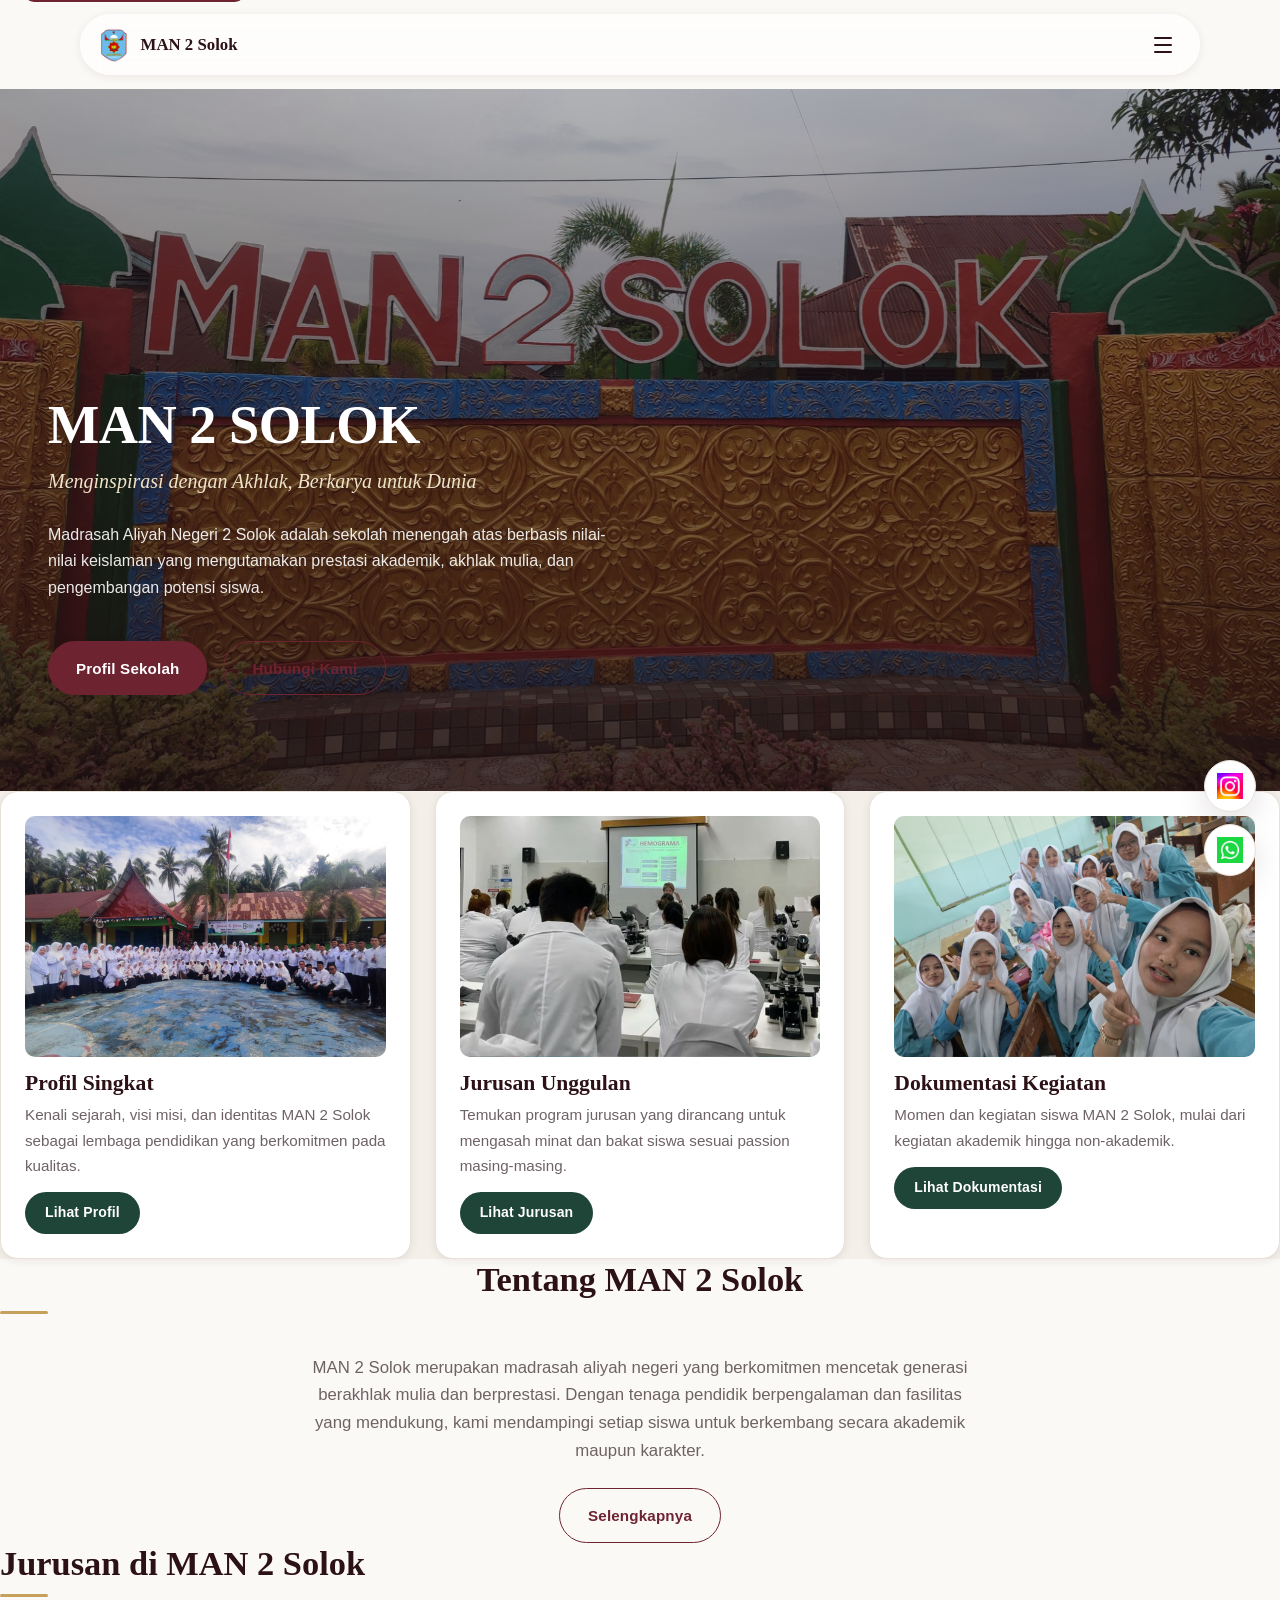
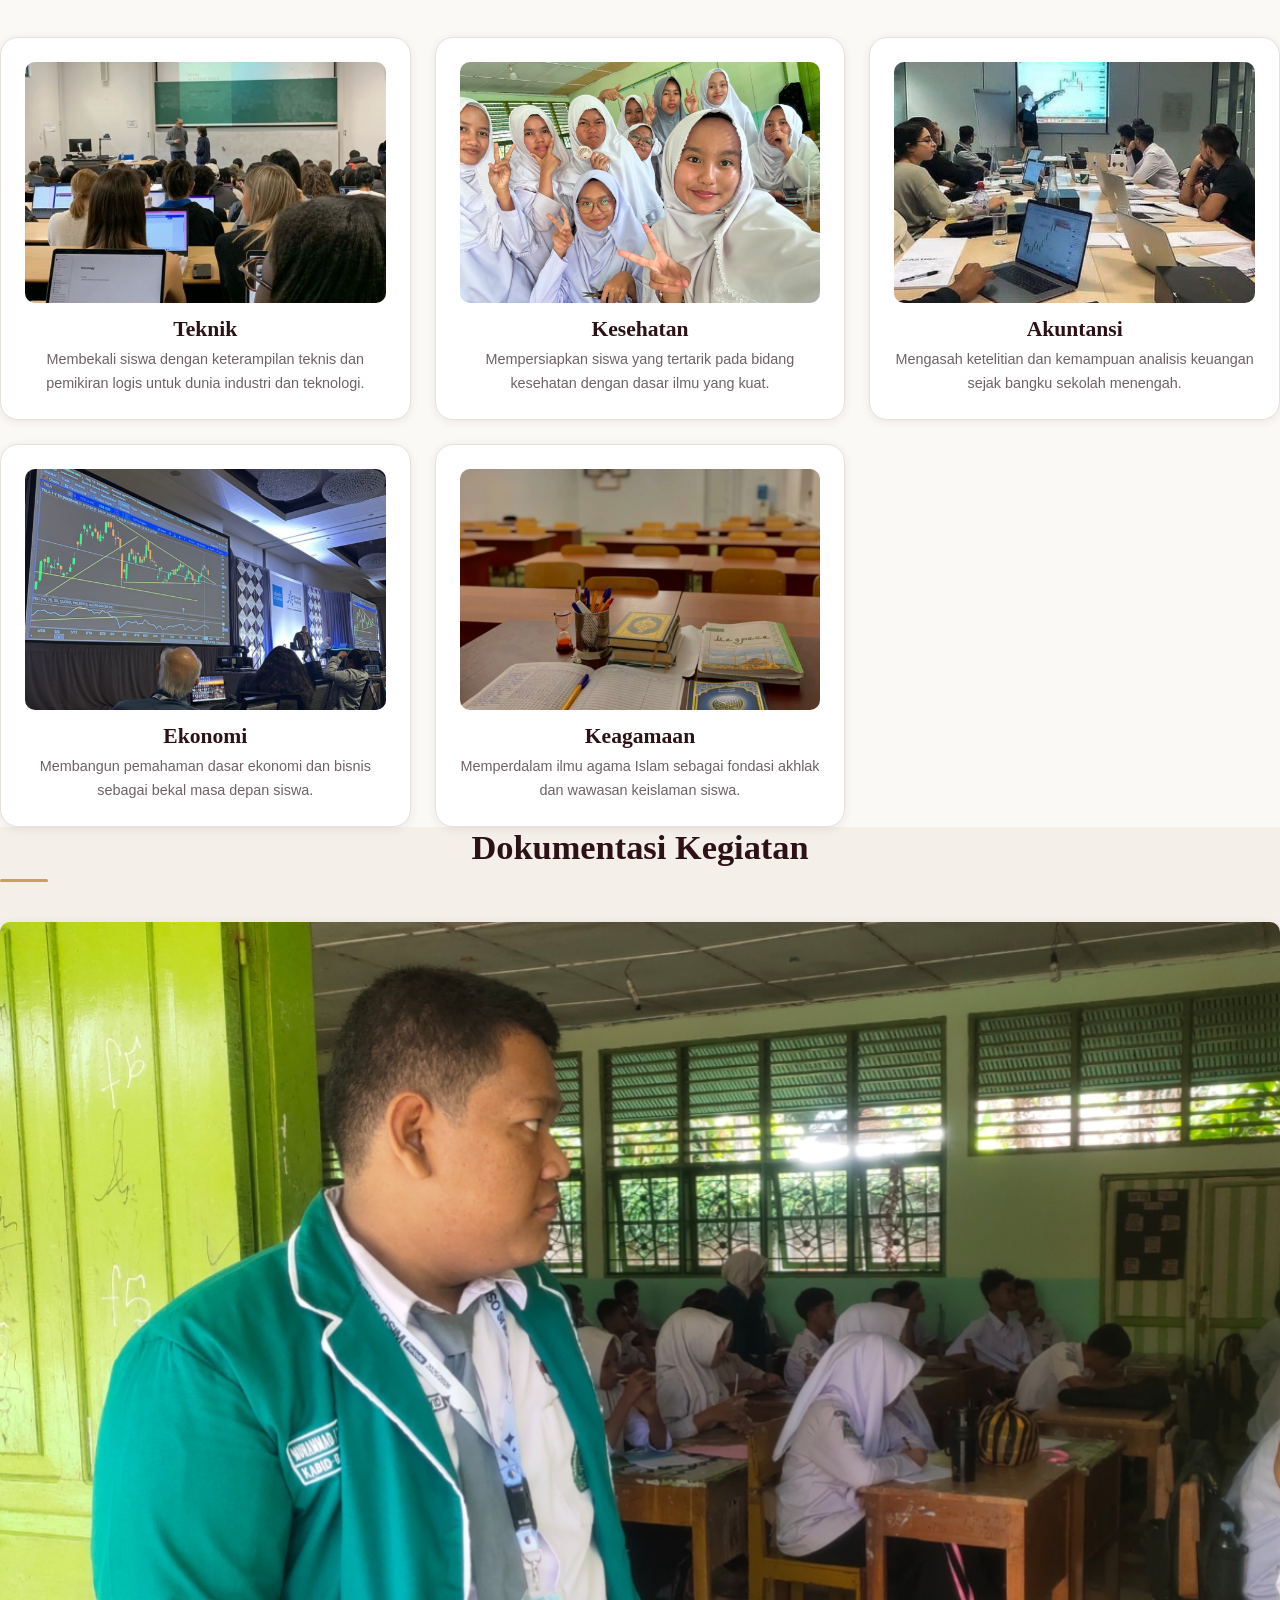
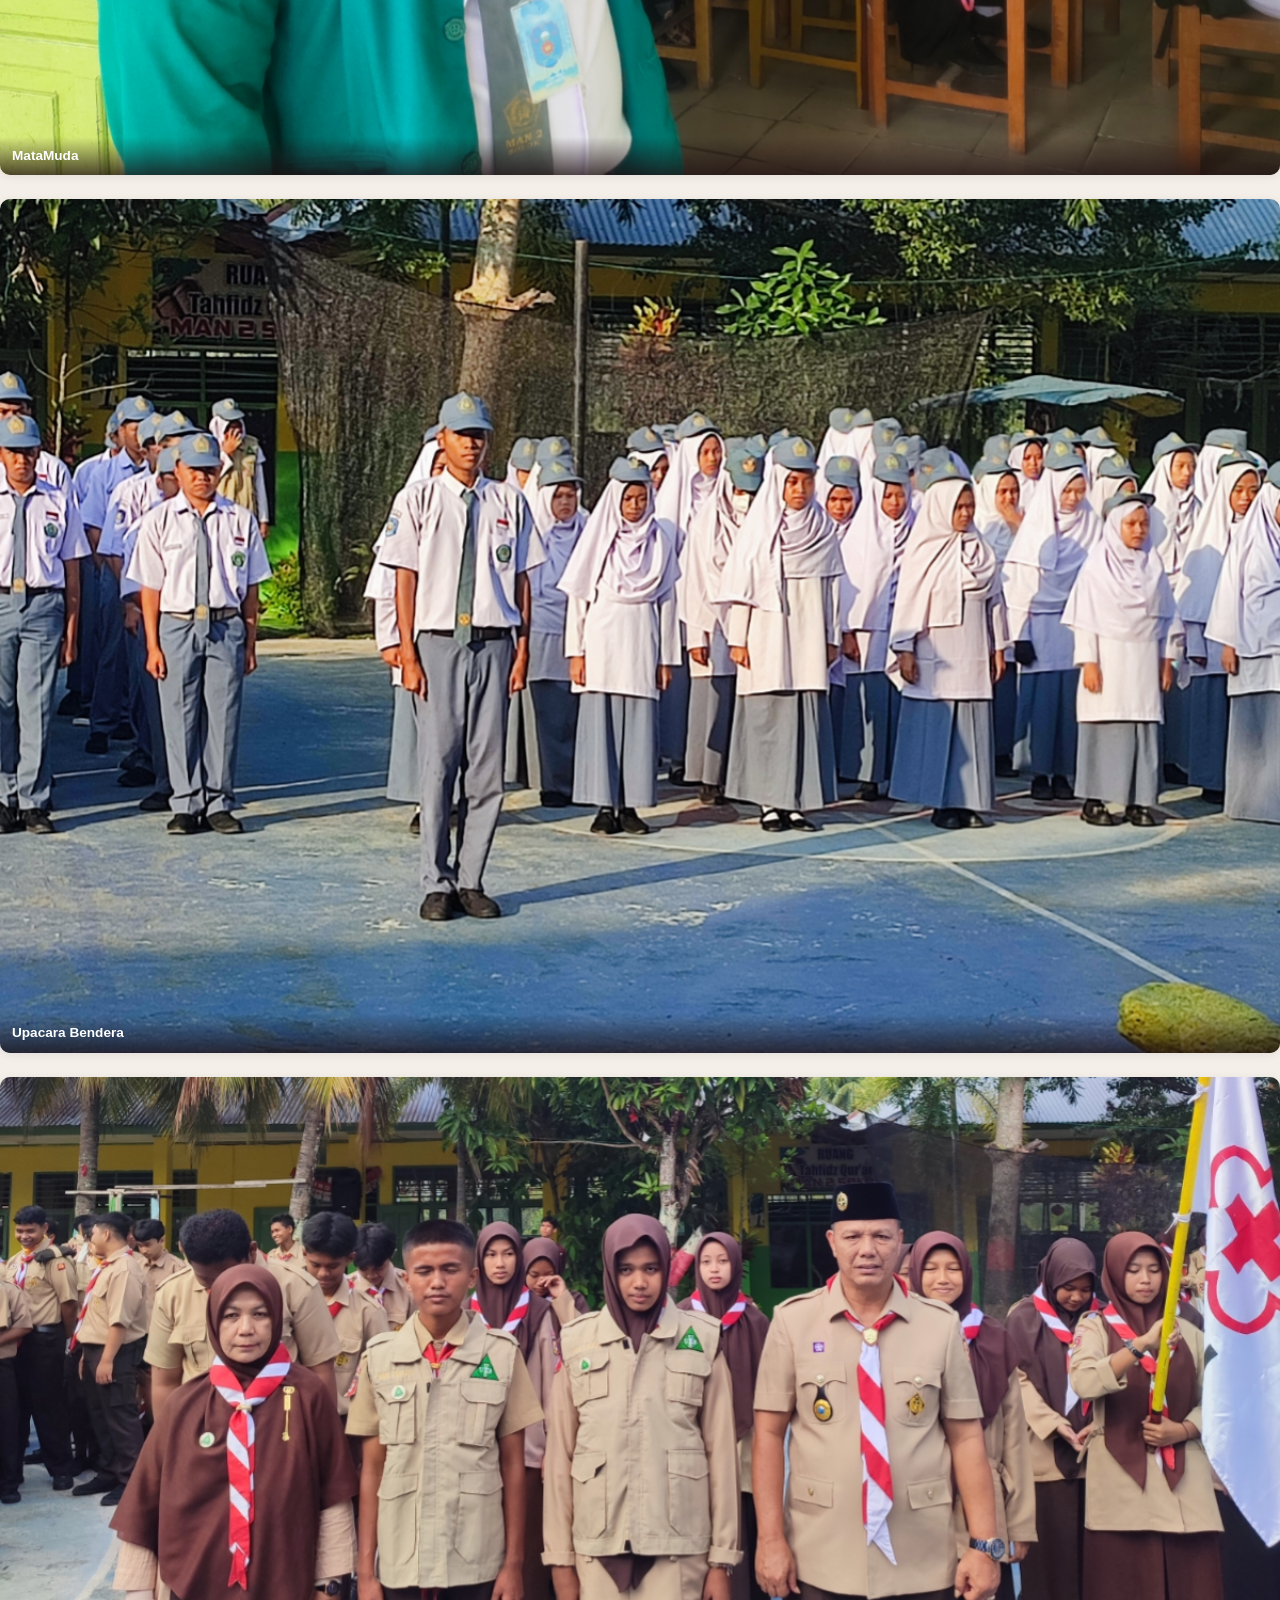
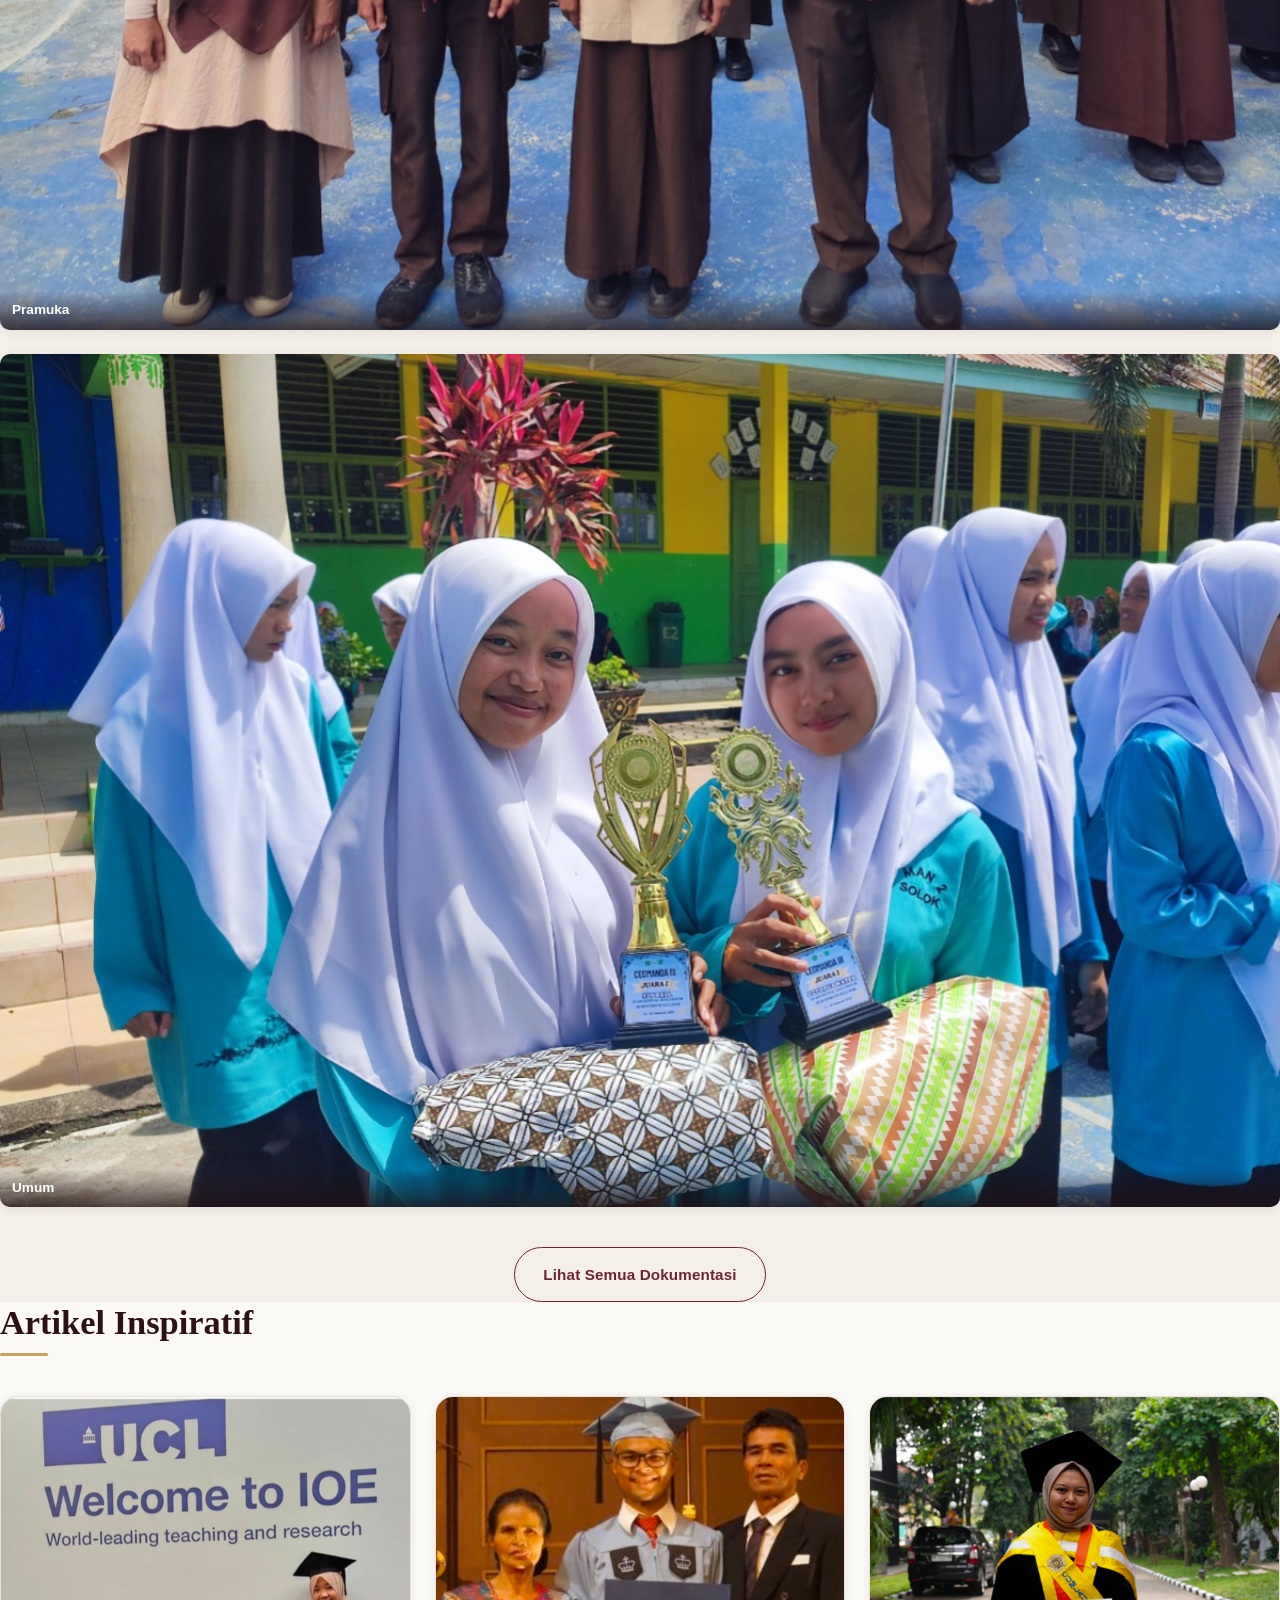
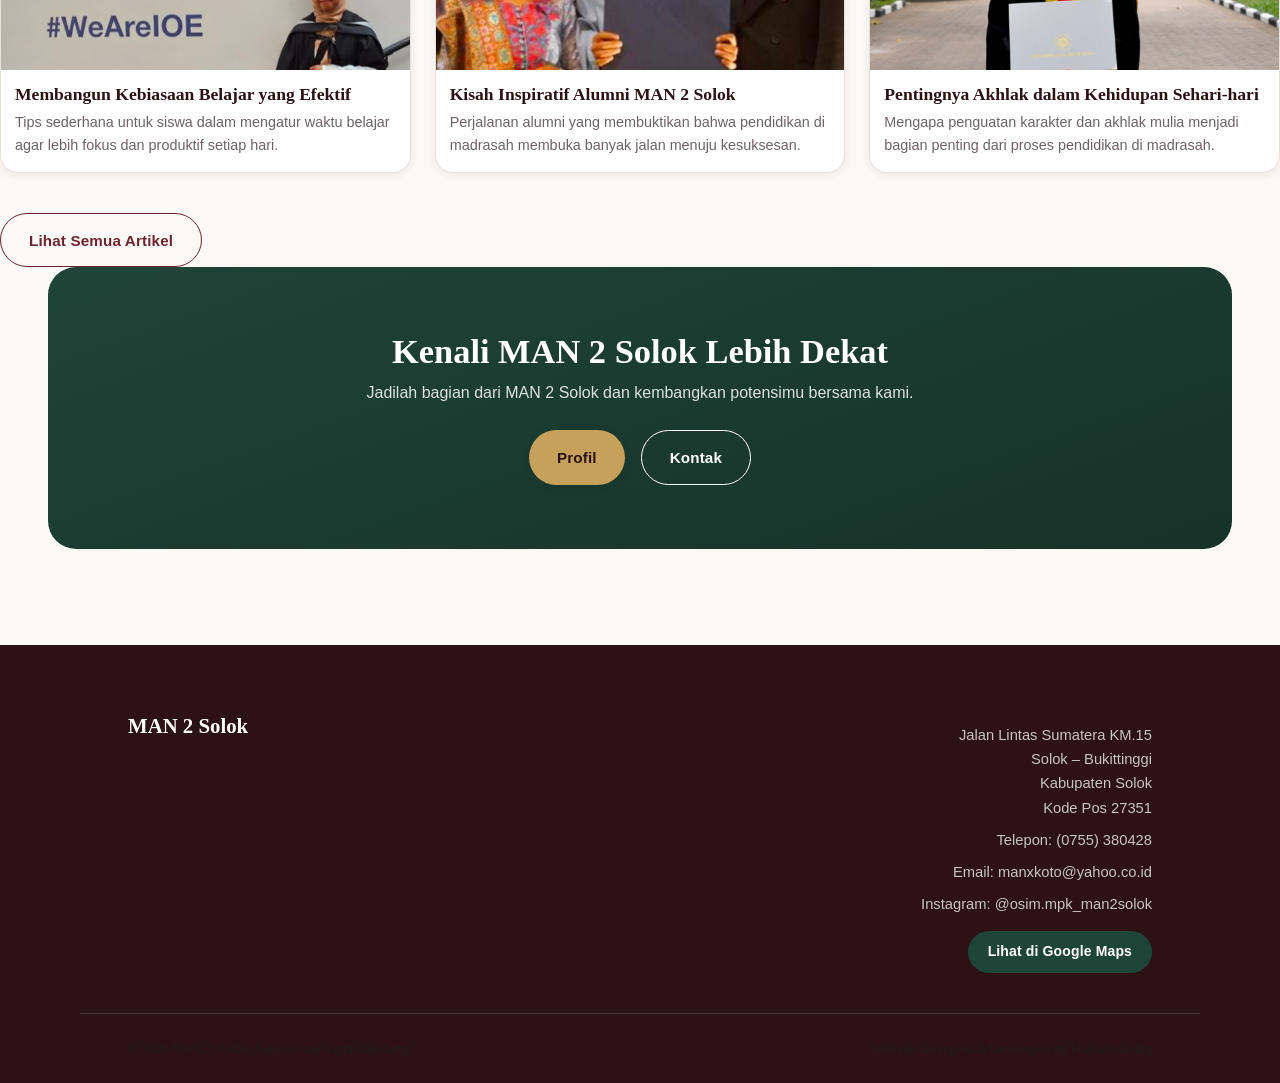
<file: index.html>
<!DOCTYPE html>
<html lang="id">
<head>
  <meta charset="UTF-8">
  <meta name="viewport" content="width=device-width, initial-scale=1.0">
  <title>MAN 2 Solok | Website Resmi</title>
  <meta name="description" content="Website resmi Madrasah Aliyah Negeri 2 Solok — profil sekolah, jurusan, fasilitas, dokumentasi kegiatan, dan artikel inspiratif.">
  <link rel="stylesheet" href="style.css">
</head>
<body>

  <!-- Skip link untuk aksesibilitas -->
  <a href="#konten-utama" class="skip-link">Lewati ke konten utama</a>

  <!-- ===================== LOADING SCREEN ===================== -->
  <div class="loading-screen" id="loading-screen" role="status" aria-live="polite">
    <div class="loading-content">
      <p class="loading-line loading-welcome">Welcome to MAN 2 SOLOK</p>
      <div class="loading-progress loading-line" aria-hidden="true">
        <span class="loading-progress-fill"></span>
      </div>
      <p class="loading-line loading-credit">Project by Haikal Ashidiq</p>
    </div>
  </div>

  <!-- ===================== HEADER / NAVIGASI ===================== -->
  <header class="site-header" id="site-header">
    <div class="header-inner">
      <a href="index.html" class="brand">
        <img src="assets/logo.png" alt="" class="brand-logo">
        <span class="brand-name">MAN 2 Solok</span>
      </a>

      <button type="button" class="menu-toggle" id="menu-toggle" aria-controls="fullscreen-menu" aria-expanded="false">
        <span class="menu-toggle-bar"></span>
        <span class="menu-toggle-bar"></span>
        <span class="menu-toggle-bar"></span>
        <span class="sr-only">Buka menu navigasi</span>
      </button>
    </div>
  </header>

  <!-- ===================== FULLSCREEN MENU OVERLAY ===================== -->
  <nav class="fullscreen-menu" id="fullscreen-menu" aria-hidden="true" aria-label="Menu utama">
    <ul class="fullscreen-menu-list">
      <li><a href="index.html" class="fullscreen-menu-link">Beranda</a></li>
      <li><a href="profil.html" class="fullscreen-menu-link">Profil Sekolah</a></li>
      <li><a href="jurusan.html" class="fullscreen-menu-link">Jurusan</a></li>
      <li><a href="fasilitas.html" class="fullscreen-menu-link">Fasilitas</a></li>
      <li><a href="dokumentasi.html" class="fullscreen-menu-link">Dokumentasi</a></li>
      <li><a href="artikel.html" class="fullscreen-menu-link">Artikel Inspiratif</a></li>
      <li><a href="kontak.html" class="fullscreen-menu-link">Kontak</a></li>
    </ul>
  </nav>

  <main id="konten-utama">

    <!-- ===================== HERO SECTION ===================== -->
    <section class="hero" id="hero">
      <div class="hero-media">
        <img src="assets/hero.webp" alt="" class="hero-image">
        <div class="hero-overlay"></div>
      </div>
      <div class="hero-content">
        <h1 class="hero-title">MAN 2 SOLOK</h1>
        <p class="hero-tagline">Menginspirasi dengan Akhlak, Berkarya untuk Dunia</p>
        <p class="hero-text">Madrasah Aliyah Negeri 2 Solok adalah sekolah menengah atas berbasis nilai-nilai keislaman yang mengutamakan prestasi akademik, akhlak mulia, dan pengembangan potensi siswa.</p>
        <div class="hero-actions">
          <a href="profil.html" class="btn btn-primary">Profil Sekolah</a>
          <a href="kontak.html" class="btn btn-secondary">Hubungi Kami</a>
        </div>
      </div>
    </section>

    <!-- ===================== HIGHLIGHT SECTION ===================== -->
    <section class="highlight-section" id="highlight" aria-labelledby="highlight-heading">
      <h2 id="highlight-heading" class="section-heading sr-only">Sekilas MAN 2 Solok</h2>
      <div class="highlight-grid">

        <article class="highlight-card">
          <img src="assets/highlight-profil.webp" alt="" class="highlight-image">
          <h3 class="highlight-title">Profil Singkat</h3>
          <p class="highlight-desc">Kenali sejarah, visi misi, dan identitas MAN 2 Solok sebagai lembaga pendidikan yang berkomitmen pada kualitas.</p>
          <a href="profil.html" class="btn btn-card">Lihat Profil</a>
        </article>

        <article class="highlight-card">
          <img src="assets/highlight-jurusan.webp" alt="" class="highlight-image">
          <h3 class="highlight-title">Jurusan Unggulan</h3>
          <p class="highlight-desc">Temukan program jurusan yang dirancang untuk mengasah minat dan bakat siswa sesuai passion masing-masing.</p>
          <a href="jurusan.html" class="btn btn-card">Lihat Jurusan</a>
        </article>

        <article class="highlight-card">
          <img src="assets/highlight-dokumentasi.webp" alt="" class="highlight-image">
          <h3 class="highlight-title">Dokumentasi Kegiatan</h3>
          <p class="highlight-desc">Momen dan kegiatan siswa MAN 2 Solok, mulai dari kegiatan akademik hingga non-akademik.</p>
          <a href="dokumentasi.html" class="btn btn-card">Lihat Dokumentasi</a>
        </article>

      </div>
    </section>

    <!-- ===================== ABOUT PREVIEW ===================== -->
    <section class="about-preview" id="about-preview" aria-labelledby="about-heading">
      <h2 id="about-heading" class="section-heading">Tentang MAN 2 Solok</h2>
      <p class="about-text">MAN 2 Solok merupakan madrasah aliyah negeri yang berkomitmen mencetak generasi berakhlak mulia dan berprestasi. Dengan tenaga pendidik berpengalaman dan fasilitas yang mendukung, kami mendampingi setiap siswa untuk berkembang secara akademik maupun karakter.</p>
      <a href="profil.html" class="btn btn-secondary">Selengkapnya</a>
    </section>

    <!-- ===================== JURUSAN PREVIEW ===================== -->
    <section class="jurusan-preview" id="jurusan-preview" aria-labelledby="jurusan-heading">
      <h2 id="jurusan-heading" class="section-heading">Jurusan di MAN 2 Solok</h2>
      <div class="jurusan-grid">

        <article class="jurusan-card">
          <img src="assets/jurusan-teknik.webp" alt="" class="jurusan-image">
          <h3 class="jurusan-title">Teknik</h3>
          <p class="jurusan-desc">Membekali siswa dengan keterampilan teknis dan pemikiran logis untuk dunia industri dan teknologi.</p>
        </article>

        <article class="jurusan-card">
          <img src="assets/jurusan-kesehatan.webp" alt="" class="jurusan-image">
          <h3 class="jurusan-title">Kesehatan</h3>
          <p class="jurusan-desc">Mempersiapkan siswa yang tertarik pada bidang kesehatan dengan dasar ilmu yang kuat.</p>
        </article>

        <article class="jurusan-card">
          <img src="assets/jurusan-akuntansi.webp" alt="" class="jurusan-image">
          <h3 class="jurusan-title">Akuntansi</h3>
          <p class="jurusan-desc">Mengasah ketelitian dan kemampuan analisis keuangan sejak bangku sekolah menengah.</p>
        </article>

        <article class="jurusan-card">
          <img src="assets/jurusan-ekonomi.webp" alt="" class="jurusan-image">
          <h3 class="jurusan-title">Ekonomi</h3>
          <p class="jurusan-desc">Membangun pemahaman dasar ekonomi dan bisnis sebagai bekal masa depan siswa.</p>
        </article>

        <article class="jurusan-card">
          <img src="assets/jurusan-keagamaan.webp" alt="" class="jurusan-image">
          <h3 class="jurusan-title">Keagamaan</h3>
          <p class="jurusan-desc">Memperdalam ilmu agama Islam sebagai fondasi akhlak dan wawasan keislaman siswa.</p>
        </article>

      </div>
    </section>

    <!-- ===================== DOCUMENTATION PREVIEW ===================== -->
    <section class="dokumentasi-preview" id="dokumentasi-preview" aria-labelledby="dokumentasi-heading">
      <h2 id="dokumentasi-heading" class="section-heading">Dokumentasi Kegiatan</h2>
      <div class="dokumentasi-grid">

        <figure class="dokumentasi-item">
          <img src="assets/dokumentasi-matamuda.webp" alt="Dokumentasi kegiatan MataMuda" class="dokumentasi-image">
          <figcaption class="dokumentasi-caption">MataMuda</figcaption>
        </figure>

        <figure class="dokumentasi-item">
          <img src="assets/dokumentasi-upacara.webp" alt="Dokumentasi Upacara Bendera" class="dokumentasi-image">
          <figcaption class="dokumentasi-caption">Upacara Bendera</figcaption>
        </figure>

        <figure class="dokumentasi-item">
          <img src="assets/dokumentasi-pramuka.webp" alt="Dokumentasi kegiatan Pramuka" class="dokumentasi-image">
          <figcaption class="dokumentasi-caption">Pramuka</figcaption>
        </figure>

        <figure class="dokumentasi-item">
          <img src="assets/dokumentasi-umum.webp" alt="Dokumentasi kegiatan umum" class="dokumentasi-image">
          <figcaption class="dokumentasi-caption">Umum</figcaption>
        </figure>

      </div>
      <a href="dokumentasi.html" class="btn btn-secondary">Lihat Semua Dokumentasi</a>
    </section>

    <!-- ===================== ARTICLE PREVIEW ===================== -->
    <section class="artikel-preview" id="artikel-preview" aria-labelledby="artikel-heading">
      <h2 id="artikel-heading" class="section-heading">Artikel Inspiratif</h2>
      <div class="artikel-grid">

        <article class="artikel-card">
          <img src="assets/artikel-1.webp" alt="" class="artikel-image">
          <h3 class="artikel-title">Membangun Kebiasaan Belajar yang Efektif</h3>
          <p class="artikel-excerpt">Tips sederhana untuk siswa dalam mengatur waktu belajar agar lebih fokus dan produktif setiap hari.</p>
        </article>

        <article class="artikel-card">
          <img src="assets/artikel-2.webp" alt="" class="artikel-image">
          <h3 class="artikel-title">Kisah Inspiratif Alumni MAN 2 Solok</h3>
          <p class="artikel-excerpt">Perjalanan alumni yang membuktikan bahwa pendidikan di madrasah membuka banyak jalan menuju kesuksesan.</p>
        </article>

        <article class="artikel-card">
          <img src="assets/artikel-3.webp" alt="" class="artikel-image">
          <h3 class="artikel-title">Pentingnya Akhlak dalam Kehidupan Sehari-hari</h3>
          <p class="artikel-excerpt">Mengapa penguatan karakter dan akhlak mulia menjadi bagian penting dari proses pendidikan di madrasah.</p>
        </article>

      </div>
      <a href="artikel.html" class="btn btn-secondary">Lihat Semua Artikel</a>
    </section>

    <!-- ===================== CALL TO ACTION ===================== -->
    <section class="cta-section" id="cta" aria-labelledby="cta-heading">
      <h2 id="cta-heading" class="cta-heading">Kenali MAN 2 Solok Lebih Dekat</h2>
      <p class="cta-text">Jadilah bagian dari MAN 2 Solok dan kembangkan potensimu bersama kami.</p>
      <div class="cta-actions">
        <a href="profil.html" class="btn btn-primary">Profil</a>
        <a href="kontak.html" class="btn btn-secondary">Kontak</a>
      </div>
    </section>

  </main>

  <!-- ===================== FOOTER ===================== -->
  <footer class="site-footer" id="site-footer">
    <div class="footer-inner">
      <div class="footer-brand">
        <span class="footer-name">MAN 2 Solok</span>
      </div>

      <div class="footer-contact">
        <p class="footer-address">Jalan Lintas Sumatera KM.15<br>Solok – Bukittinggi<br>Kabupaten Solok<br>Kode Pos 27351</p>
        <p class="footer-phone">Telepon: (0755) 380428</p>
        <p class="footer-email">Email: manxkoto@yahoo.co.id</p>
        <p class="footer-instagram">Instagram: @osim.mpk_man2solok</p>
        <a href="https://maps.app.goo.gl/M13Mp1UhVVEgHStXA" class="btn btn-card footer-map-btn" target="_blank" rel="noopener noreferrer">Lihat di Google Maps</a>
      </div>
    </div>

    <div class="footer-bottom">
      <p class="footer-copyright">&copy; 2026 MAN 2 Solok. Seluruh hak cipta dilindungi.</p>
      <p class="footer-credit">Website Designed &amp; Developed by Haikal Ashidiq</p>
    </div>
  </footer>

  <!-- ===================== FLOATING ACTION BUTTONS ===================== -->
  <div class="floating-actions" id="floating-actions">
    <a href="https://www.instagram.com/osim.mpk_man2solok?utm_source=ig_web_button_share_sheet&amp;igsi=ZDNlZDc0MzIxNw==" class="floating-btn floating-btn-instagram" aria-label="Instagram MAN 2 Solok" target="_blank" rel="noopener noreferrer">
      <img src="assets/instagram.png" alt="" class="floating-icon">
    </a>
    <a href="https://wa.link/j7s0xm" class="floating-btn floating-btn-whatsapp" aria-label="Hubungi kami via WhatsApp" target="_blank" rel="noopener noreferrer">
      <img src="assets/whatsapp.png" alt="" class="floating-icon">
    </a>
  </div>

  <script src="script.js" defer></script>
</body>
</html>
</file>
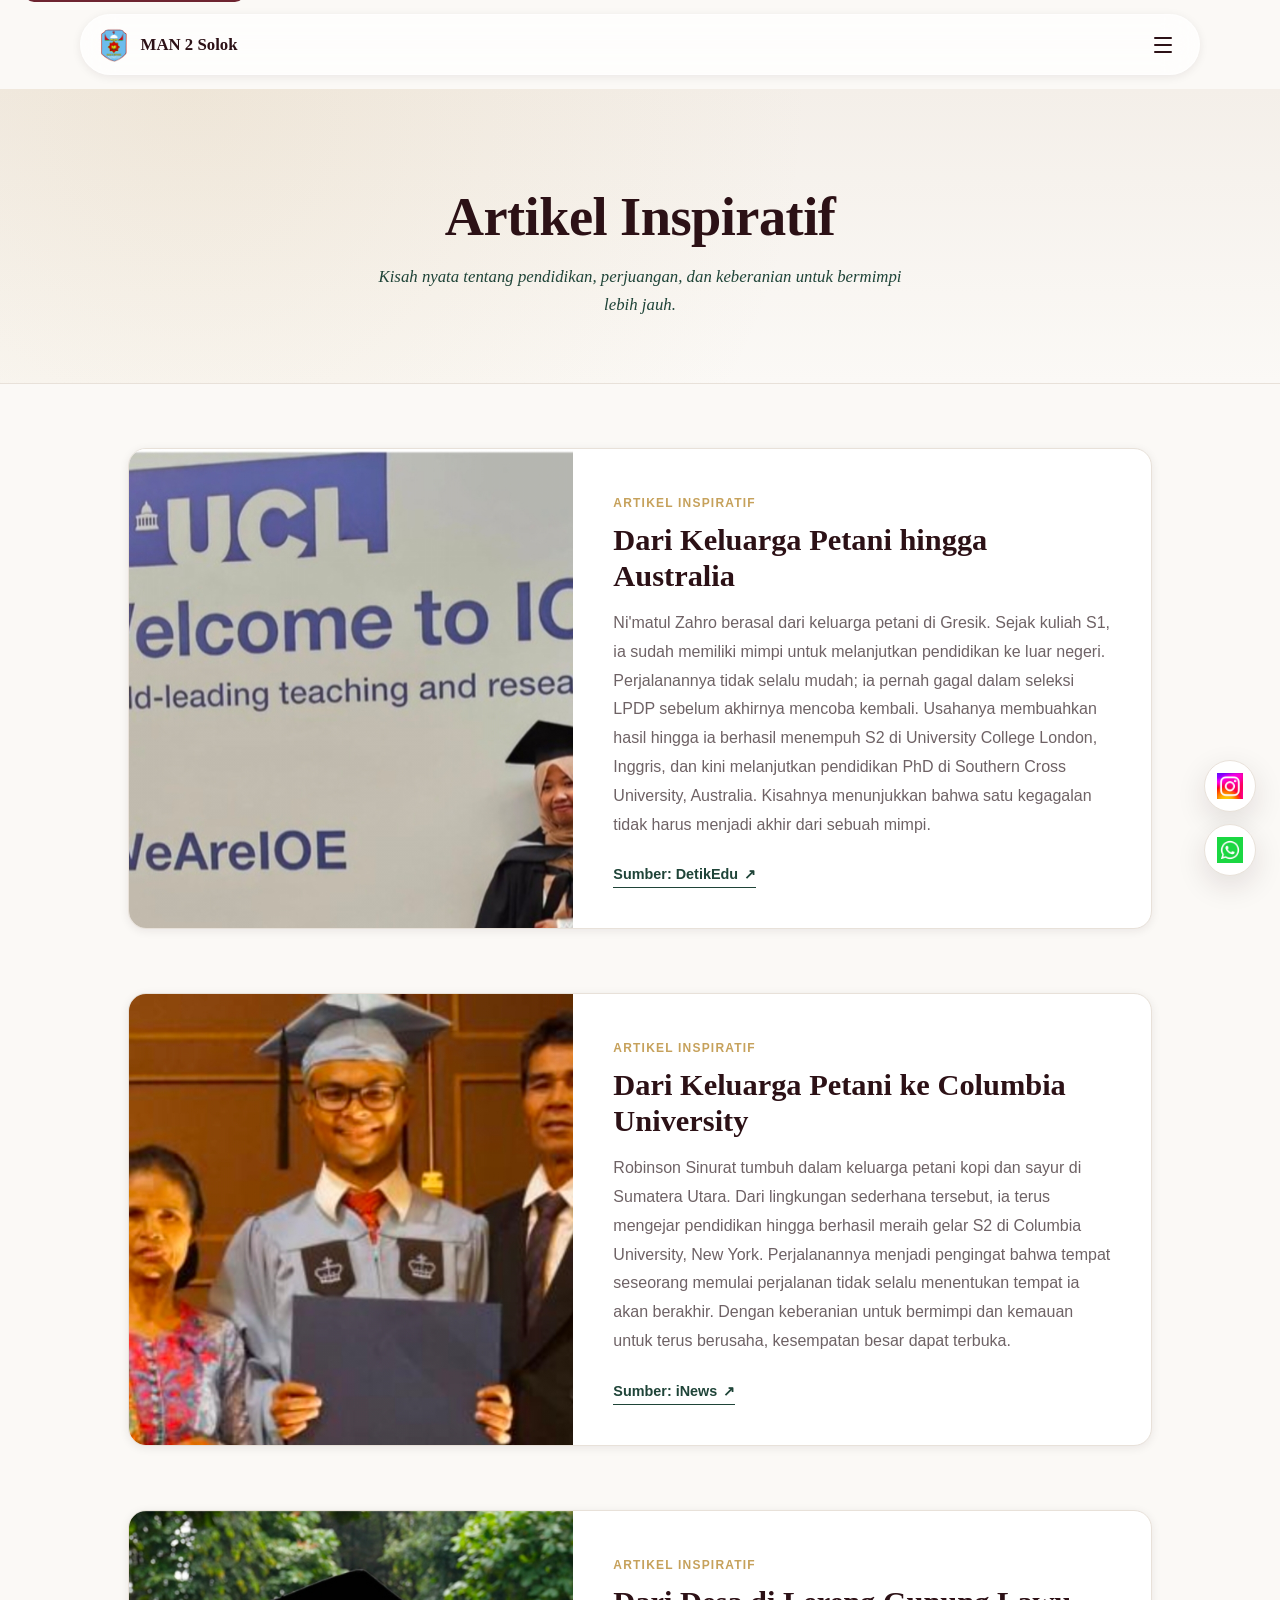
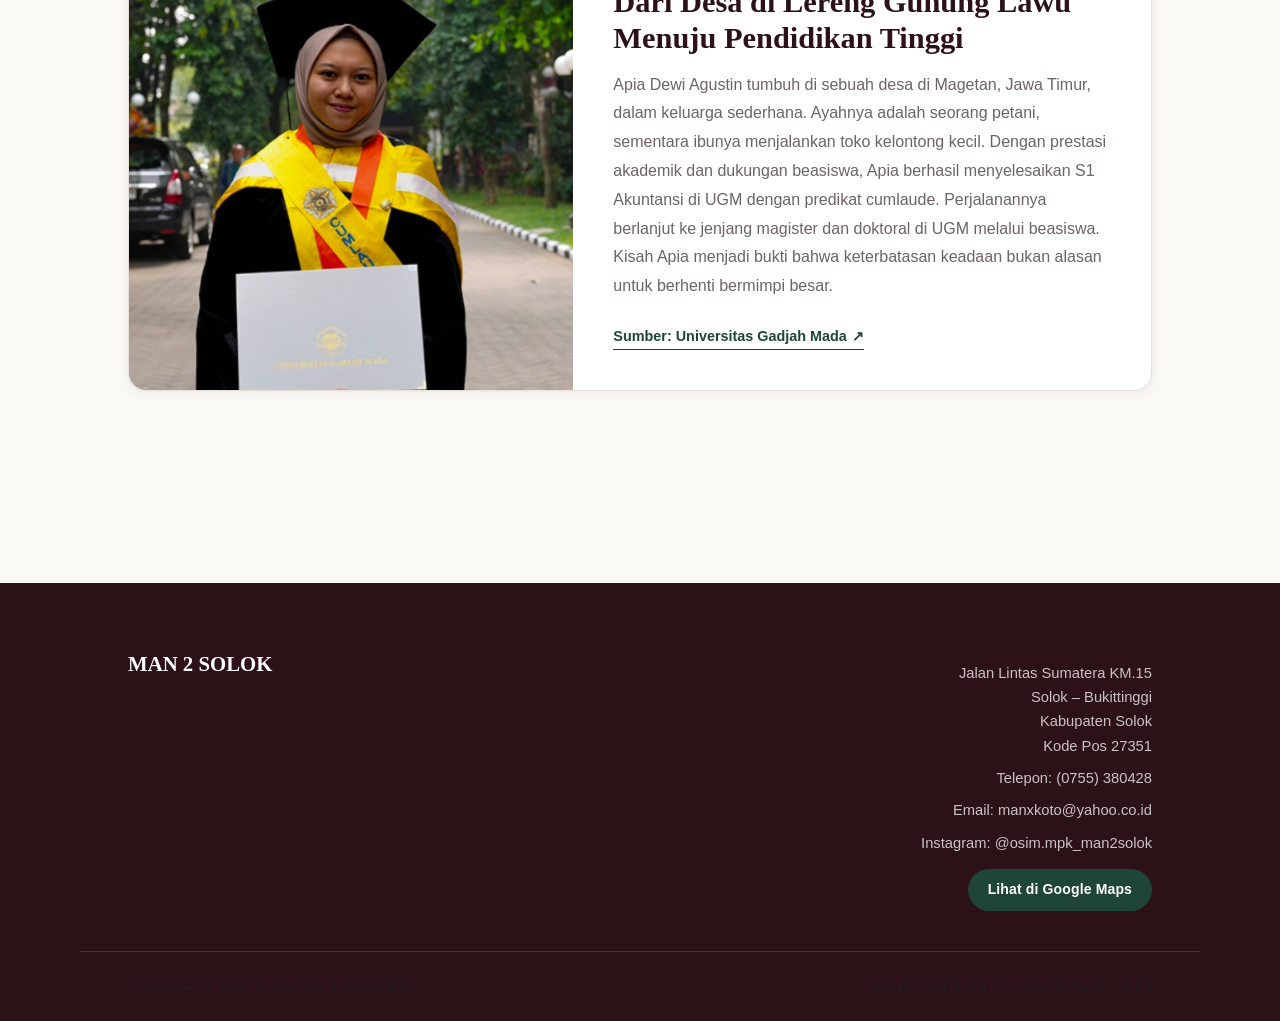
<file: artikel.html>
<!DOCTYPE html>
<html lang="id">
<head>
  <meta charset="UTF-8">
  <meta name="viewport" content="width=device-width, initial-scale=1.0">
  <title>Artikel Inspiratif | MAN 2 Solok</title>
  <meta name="description" content="Kisah nyata pendidikan dan perjuangan: Ni'matul Zahro, Robinson Sinurat, dan Apia Dewi Agustin — Artikel Inspiratif MAN 2 Solok.">
  <link rel="stylesheet" href="style.css">
</head>
<body>

  <!-- Skip link untuk aksesibilitas -->
  <a href="#konten-utama" class="skip-link">Lewati ke konten utama</a>

  <!-- ===================== LOADING SCREEN ===================== -->
  <div class="loading-screen" id="loading-screen" role="status" aria-live="polite">
    <div class="loading-content">
      <p class="loading-line loading-welcome">Welcome to MAN 2 Solok</p>
      <div class="loading-progress loading-line" aria-hidden="true">
        <span class="loading-progress-fill"></span>
      </div>
      <p class="loading-line loading-credit">Project by Haikal Ashidiq</p>
    </div>
  </div>

  <!-- ===================== HEADER / NAVIGASI ===================== -->
  <header class="site-header" id="site-header">
    <div class="header-inner">
      <a href="index.html" class="brand">
        <img src="assets/logo.png" alt="" class="brand-logo">
        <span class="brand-name">MAN 2 Solok</span>
      </a>

      <button type="button" class="menu-toggle" id="menu-toggle" aria-controls="fullscreen-menu" aria-expanded="false">
        <span class="menu-toggle-bar"></span>
        <span class="menu-toggle-bar"></span>
        <span class="menu-toggle-bar"></span>
        <span class="sr-only">Buka menu navigasi</span>
      </button>
    </div>
  </header>

  <!-- ===================== FULLSCREEN MENU OVERLAY ===================== -->
  <nav class="fullscreen-menu" id="fullscreen-menu" aria-hidden="true" aria-label="Menu utama">
    <ul class="fullscreen-menu-list">
      <li><a href="index.html" class="fullscreen-menu-link">Beranda</a></li>
      <li><a href="profil.html" class="fullscreen-menu-link">Profil Sekolah</a></li>
      <li><a href="jurusan.html" class="fullscreen-menu-link">Jurusan</a></li>
      <li><a href="fasilitas.html" class="fullscreen-menu-link">Fasilitas</a></li>
      <li><a href="dokumentasi.html" class="fullscreen-menu-link">Dokumentasi</a></li>
      <li><a href="artikel.html" class="fullscreen-menu-link" aria-current="page">Artikel Inspiratif</a></li>
      <li><a href="kontak.html" class="fullscreen-menu-link">Kontak</a></li>
    </ul>
  </nav>

  <main id="konten-utama">

    <!-- ===================== ARTIKEL HERO ===================== -->
    <section class="page-hero" id="page-hero">
      <h1 class="page-hero-title">Artikel Inspiratif</h1>
      <p class="page-hero-tagline">Kisah nyata tentang pendidikan, perjuangan, dan keberanian untuk bermimpi lebih jauh.</p>
    </section>

    <!-- ===================== DAFTAR ARTIKEL ===================== -->
    <section class="content-section artikel-list-section" id="daftar-artikel" aria-label="Artikel Inspiratif">

      <article class="artikel-card">
        <figure class="artikel-photo">
          <img src="assets/artikel-1.webp" alt="Ni'matul Zahro" width="1200" height="800">
        </figure>
        <div class="artikel-body">
          <span class="artikel-label">Artikel Inspiratif</span>
          <h2 class="artikel-title">Dari Keluarga Petani hingga Australia</h2>
          <p class="artikel-text">Ni'matul Zahro berasal dari keluarga petani di Gresik. Sejak kuliah S1, ia sudah memiliki mimpi untuk melanjutkan pendidikan ke luar negeri. Perjalanannya tidak selalu mudah; ia pernah gagal dalam seleksi LPDP sebelum akhirnya mencoba kembali. Usahanya membuahkan hasil hingga ia berhasil menempuh S2 di University College London, Inggris, dan kini melanjutkan pendidikan PhD di Southern Cross University, Australia. Kisahnya menunjukkan bahwa satu kegagalan tidak harus menjadi akhir dari sebuah mimpi.</p>
          <a href="https://www.detik.com/edu/edutainment/d-8565713/kisah-nimatul-zahro-anak-petani-yang-pernah-gagal-lpdp-kini-kuliah-s3-di-aussie" class="artikel-source" target="_blank" rel="noopener noreferrer">Sumber: DetikEdu</a>
        </div>
      </article>

      <article class="artikel-card">
        <figure class="artikel-photo">
          <img src="assets/artikel-2.webp" alt="Robinson Sinurat" width="1200" height="800">
        </figure>
        <div class="artikel-body">
          <span class="artikel-label">Artikel Inspiratif</span>
          <h2 class="artikel-title">Dari Keluarga Petani ke Columbia University</h2>
          <p class="artikel-text">Robinson Sinurat tumbuh dalam keluarga petani kopi dan sayur di Sumatera Utara. Dari lingkungan sederhana tersebut, ia terus mengejar pendidikan hingga berhasil meraih gelar S2 di Columbia University, New York. Perjalanannya menjadi pengingat bahwa tempat seseorang memulai perjalanan tidak selalu menentukan tempat ia akan berakhir. Dengan keberanian untuk bermimpi dan kemauan untuk terus berusaha, kesempatan besar dapat terbuka.</p>
          <a href="https://www.inews.id/news/internasional/kisah-perjuangan-anak-petani-indonesia-lulusan-s2-kampus-ternama-di-as" class="artikel-source" target="_blank" rel="noopener noreferrer">Sumber: iNews</a>
        </div>
      </article>

      <article class="artikel-card">
        <figure class="artikel-photo">
          <img src="assets/artikel-3.webp" alt="Apia Dewi Agustin" width="1200" height="800">
        </figure>
        <div class="artikel-body">
          <span class="artikel-label">Artikel Inspiratif</span>
          <h2 class="artikel-title">Dari Desa di Lereng Gunung Lawu Menuju Pendidikan Tinggi</h2>
          <p class="artikel-text">Apia Dewi Agustin tumbuh di sebuah desa di Magetan, Jawa Timur, dalam keluarga sederhana. Ayahnya adalah seorang petani, sementara ibunya menjalankan toko kelontong kecil. Dengan prestasi akademik dan dukungan beasiswa, Apia berhasil menyelesaikan S1 Akuntansi di UGM dengan predikat cumlaude. Perjalanannya berlanjut ke jenjang magister dan doktoral di UGM melalui beasiswa. Kisah Apia menjadi bukti bahwa keterbatasan keadaan bukan alasan untuk berhenti bermimpi besar.</p>
          <a href="https://ugm.ac.id/id/berita/kisah-apia-anak-petani-gunung-lawu-peroleh-beasiswa-s1-s3-di-ugm/" class="artikel-source" target="_blank" rel="noopener noreferrer">Sumber: Universitas Gadjah Mada</a>
        </div>
      </article>

    </section>

  </main>

  <!-- ===================== FOOTER ===================== -->
  <footer class="site-footer" id="site-footer">
    <div class="footer-inner">
      <div class="footer-brand">
        <span class="footer-name">MAN 2 SOLOK</span>
      </div>

      <div class="footer-contact">
        <p class="footer-address">Jalan Lintas Sumatera KM.15<br>Solok – Bukittinggi<br>Kabupaten Solok<br>Kode Pos 27351</p>
        <p class="footer-phone">Telepon: (0755) 380428</p>
        <p class="footer-email">Email: manxkoto@yahoo.co.id</p>
        <p class="footer-instagram">Instagram: @osim.mpk_man2solok</p>
        <a href="https://maps.app.goo.gl/M13Mp1UhVVEgHStXA" class="btn btn-card footer-map-btn" target="_blank" rel="noopener noreferrer">Lihat di Google Maps</a>
      </div>
    </div>

    <div class="footer-bottom">
      <p class="footer-copyright">&copy; 2026 MAN 2 Solok. Seluruh hak cipta dilindungi.</p>
      <p class="footer-credit">Website Designed &amp; Developed by Haikal Ashidiq</p>
    </div>
  </footer>

  <!-- ===================== FLOATING ACTION BUTTONS ===================== -->
  <div class="floating-actions" id="floating-actions">
    <a href="https://instagram.com/osim.mpk_man2solok" class="floating-btn floating-btn-instagram" aria-label="Instagram MAN 2 Solok" target="_blank" rel="noopener noreferrer">
      <img src="assets/instagram.png" alt="" class="floating-icon">
    </a>
    <a href="https://wa.me/6282288005933" class="floating-btn floating-btn-whatsapp" aria-label="Hubungi kami via WhatsApp" target="_blank" rel="noopener noreferrer">
      <img src="assets/whatsapp.png" alt="" class="floating-icon">
    </a>
  </div>

  <script src="script.js" defer></script>
</body>
</html>
</file>
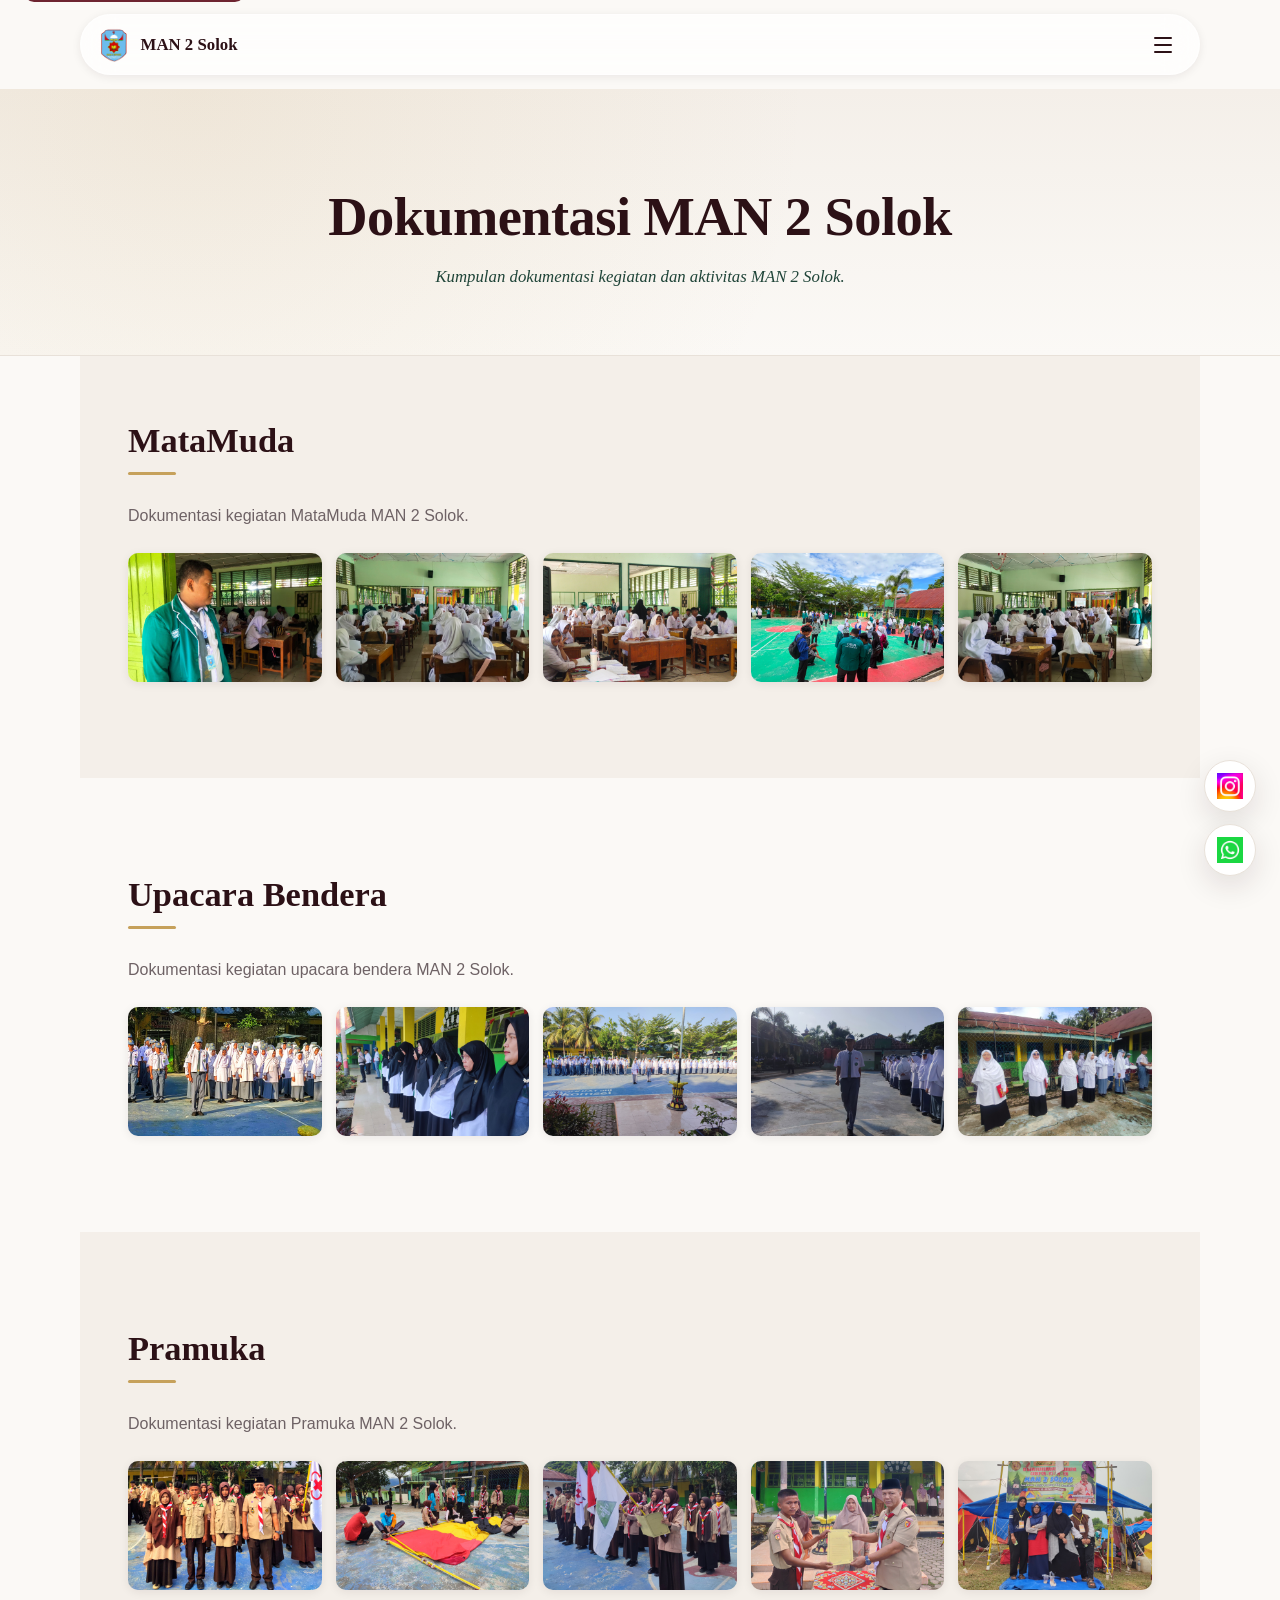
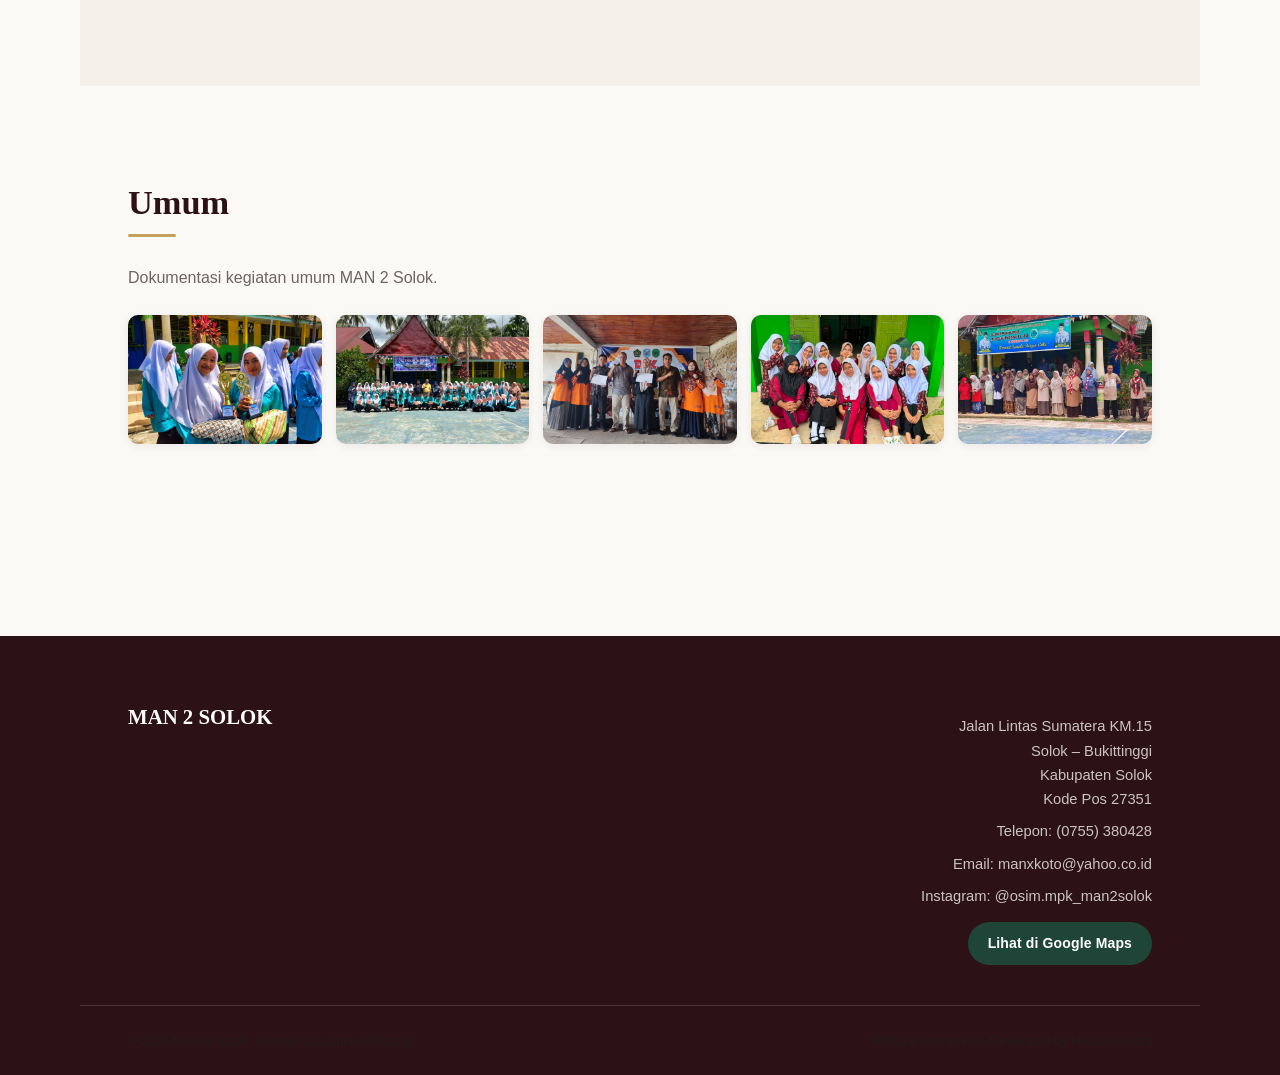
<file: dokumentasi.html>
<!DOCTYPE html>
<html lang="id">
<head>
  <meta charset="UTF-8">
  <meta name="viewport" content="width=device-width, initial-scale=1.0">
  <title>Dokumentasi | MAN 2 Solok</title>
  <meta name="description" content="Dokumentasi kegiatan MAN 2 Solok: MataMuda, Upacara Bendera, Pramuka, dan Umum.">
  <link rel="stylesheet" href="style.css">
</head>
<body>

  <!-- Skip link untuk aksesibilitas -->
  <a href="#konten-utama" class="skip-link">Lewati ke konten utama</a>

  <!-- ===================== LOADING SCREEN ===================== -->
  <div class="loading-screen" id="loading-screen" role="status" aria-live="polite">
    <div class="loading-content">
      <p class="loading-line loading-welcome">Welcome to MAN 2 Solok</p>
      <div class="loading-progress loading-line" aria-hidden="true">
        <span class="loading-progress-fill"></span>
      </div>
      <p class="loading-line loading-credit">Project by Haikal Ashidiq</p>
    </div>
  </div>

  <!-- ===================== HEADER / NAVIGASI ===================== -->
  <header class="site-header" id="site-header">
    <div class="header-inner">
      <a href="index.html" class="brand">
        <img src="assets/logo.png" alt="" class="brand-logo">
        <span class="brand-name">MAN 2 Solok</span>
      </a>

      <button type="button" class="menu-toggle" id="menu-toggle" aria-controls="fullscreen-menu" aria-expanded="false">
        <span class="menu-toggle-bar"></span>
        <span class="menu-toggle-bar"></span>
        <span class="menu-toggle-bar"></span>
        <span class="sr-only">Buka menu navigasi</span>
      </button>
    </div>
  </header>

  <!-- ===================== FULLSCREEN MENU OVERLAY ===================== -->
  <nav class="fullscreen-menu" id="fullscreen-menu" aria-hidden="true" aria-label="Menu utama">
    <ul class="fullscreen-menu-list">
      <li><a href="index.html" class="fullscreen-menu-link">Beranda</a></li>
      <li><a href="profil.html" class="fullscreen-menu-link">Profil Sekolah</a></li>
      <li><a href="jurusan.html" class="fullscreen-menu-link">Jurusan</a></li>
      <li><a href="fasilitas.html" class="fullscreen-menu-link">Fasilitas</a></li>
      <li><a href="dokumentasi.html" class="fullscreen-menu-link" aria-current="page">Dokumentasi</a></li>
      <li><a href="artikel.html" class="fullscreen-menu-link">Artikel Inspiratif</a></li>
      <li><a href="kontak.html" class="fullscreen-menu-link">Kontak</a></li>
    </ul>
  </nav>

  <main id="konten-utama">

    <!-- ===================== DOCUMENTATION HERO ===================== -->
    <section class="page-hero" id="page-hero">
      <h1 class="page-hero-title">Dokumentasi MAN 2 Solok</h1>
      <p class="page-hero-tagline">Kumpulan dokumentasi kegiatan dan aktivitas MAN 2 Solok.</p>
    </section>

    <!-- ===================== MATAMUDA ===================== -->
    <section class="content-section dokumentasi-category" id="matamuda" aria-labelledby="matamuda-heading">
      <h2 id="matamuda-heading" class="section-heading">MataMuda</h2>
      <p class="dokumentasi-desc">Dokumentasi kegiatan MataMuda MAN 2 Solok.</p>
      <div class="dokumentasi-gallery">
        <figure class="dokumentasi-photo"><img src="assets/matamuda-1.webp" alt="Dokumentasi MataMuda MAN 2 Solok 1" width="1200" height="800"></figure>
        <figure class="dokumentasi-photo"><img src="assets/matamuda-2.webp" alt="Dokumentasi MataMuda MAN 2 Solok 2" width="1200" height="800"></figure>
        <figure class="dokumentasi-photo"><img src="assets/matamuda-3.webp" alt="Dokumentasi MataMuda MAN 2 Solok 3" width="1200" height="800"></figure>
        <figure class="dokumentasi-photo"><img src="assets/matamuda-4.webp" alt="Dokumentasi MataMuda MAN 2 Solok 4" width="1200" height="800"></figure>
        <figure class="dokumentasi-photo"><img src="assets/matamuda-5.webp" alt="Dokumentasi MataMuda MAN 2 Solok 5" width="1200" height="800"></figure>
      </div>
    </section>

    <!-- ===================== UPACARA BENDERA ===================== -->
    <section class="content-section dokumentasi-category" id="upacara-bendera" aria-labelledby="upacara-heading">
      <h2 id="upacara-heading" class="section-heading">Upacara Bendera</h2>
      <p class="dokumentasi-desc">Dokumentasi kegiatan upacara bendera MAN 2 Solok.</p>
      <div class="dokumentasi-gallery">
        <figure class="dokumentasi-photo"><img src="assets/upacara-1.webp" alt="Dokumentasi Upacara Bendera MAN 2 Solok 1" width="1200" height="800"></figure>
        <figure class="dokumentasi-photo"><img src="assets/upacara-2.webp" alt="Dokumentasi Upacara Bendera MAN 2 Solok 2" width="1200" height="800"></figure>
        <figure class="dokumentasi-photo"><img src="assets/upacara-3.webp" alt="Dokumentasi Upacara Bendera MAN 2 Solok 3" width="1200" height="800"></figure>
        <figure class="dokumentasi-photo"><img src="assets/upacara-4.webp" alt="Dokumentasi Upacara Bendera MAN 2 Solok 4" width="1200" height="800"></figure>
        <figure class="dokumentasi-photo"><img src="assets/upacara-5.webp" alt="Dokumentasi Upacara Bendera MAN 2 Solok 5" width="1200" height="800"></figure>
      </div>
    </section>

    <!-- ===================== PRAMUKA ===================== -->
    <section class="content-section dokumentasi-category" id="pramuka" aria-labelledby="pramuka-heading">
      <h2 id="pramuka-heading" class="section-heading">Pramuka</h2>
      <p class="dokumentasi-desc">Dokumentasi kegiatan Pramuka MAN 2 Solok.</p>
      <div class="dokumentasi-gallery">
        <figure class="dokumentasi-photo"><img src="assets/pramuka-1.webp" alt="Dokumentasi Pramuka MAN 2 Solok 1" width="1200" height="800"></figure>
        <figure class="dokumentasi-photo"><img src="assets/pramuka-2.webp" alt="Dokumentasi Pramuka MAN 2 Solok 2" width="1200" height="800"></figure>
        <figure class="dokumentasi-photo"><img src="assets/pramuka-3.webp" alt="Dokumentasi Pramuka MAN 2 Solok 3" width="1200" height="800"></figure>
        <figure class="dokumentasi-photo"><img src="assets/pramuka-4.webp" alt="Dokumentasi Pramuka MAN 2 Solok 4" width="1200" height="800"></figure>
        <figure class="dokumentasi-photo"><img src="assets/pramuka-5.webp" alt="Dokumentasi Pramuka MAN 2 Solok 5" width="1200" height="800"></figure>
      </div>
    </section>

    <!-- ===================== UMUM ===================== -->
    <section class="content-section dokumentasi-category" id="umum" aria-labelledby="umum-heading">
      <h2 id="umum-heading" class="section-heading">Umum</h2>
      <p class="dokumentasi-desc">Dokumentasi kegiatan umum MAN 2 Solok.</p>
      <div class="dokumentasi-gallery">
        <figure class="dokumentasi-photo"><img src="assets/umum-1.webp" alt="Dokumentasi Umum MAN 2 Solok 1" width="1200" height="800"></figure>
        <figure class="dokumentasi-photo"><img src="assets/umum-2.webp" alt="Dokumentasi Umum MAN 2 Solok 2" width="1200" height="800"></figure>
        <figure class="dokumentasi-photo"><img src="assets/umum-3.webp" alt="Dokumentasi Umum MAN 2 Solok 3" width="1200" height="800"></figure>
        <figure class="dokumentasi-photo"><img src="assets/umum-4.webp" alt="Dokumentasi Umum MAN 2 Solok 4" width="1200" height="800"></figure>
        <figure class="dokumentasi-photo"><img src="assets/umum-5.webp" alt="Dokumentasi Umum MAN 2 Solok 5" width="1200" height="800"></figure>
      </div>
    </section>

  </main>

  <!-- ===================== FOOTER ===================== -->
  <footer class="site-footer" id="site-footer">
    <div class="footer-inner">
      <div class="footer-brand">
        <span class="footer-name">MAN 2 SOLOK</span>
      </div>

      <div class="footer-contact">
        <p class="footer-address">Jalan Lintas Sumatera KM.15<br>Solok – Bukittinggi<br>Kabupaten Solok<br>Kode Pos 27351</p>
        <p class="footer-phone">Telepon: (0755) 380428</p>
        <p class="footer-email">Email: manxkoto@yahoo.co.id</p>
        <p class="footer-instagram">Instagram: @osim.mpk_man2solok</p>
        <a href="https://maps.app.goo.gl/M13Mp1UhVVEgHStXA" class="btn btn-card footer-map-btn" target="_blank" rel="noopener noreferrer">Lihat di Google Maps</a>
      </div>
    </div>

    <div class="footer-bottom">
      <p class="footer-copyright">&copy; 2026 MAN 2 Solok. Seluruh hak cipta dilindungi.</p>
      <p class="footer-credit">Website Designed &amp; Developed by Haikal Ashidiq</p>
    </div>
  </footer>

  <!-- ===================== FLOATING ACTION BUTTONS ===================== -->
  <div class="floating-actions" id="floating-actions">
    <a href="https://instagram.com/osim.mpk_man2solok" class="floating-btn floating-btn-instagram" aria-label="Instagram MAN 2 Solok" target="_blank" rel="noopener noreferrer">
      <img src="assets/instagram.png" alt="" class="floating-icon">
    </a>
    <a href="https://wa.me/6282288005933" class="floating-btn floating-btn-whatsapp" aria-label="Hubungi kami via WhatsApp" target="_blank" rel="noopener noreferrer">
      <img src="assets/whatsapp.png" alt="" class="floating-icon">
    </a>
  </div>

  <script src="script.js" defer></script>
</body>
</html>
</file>
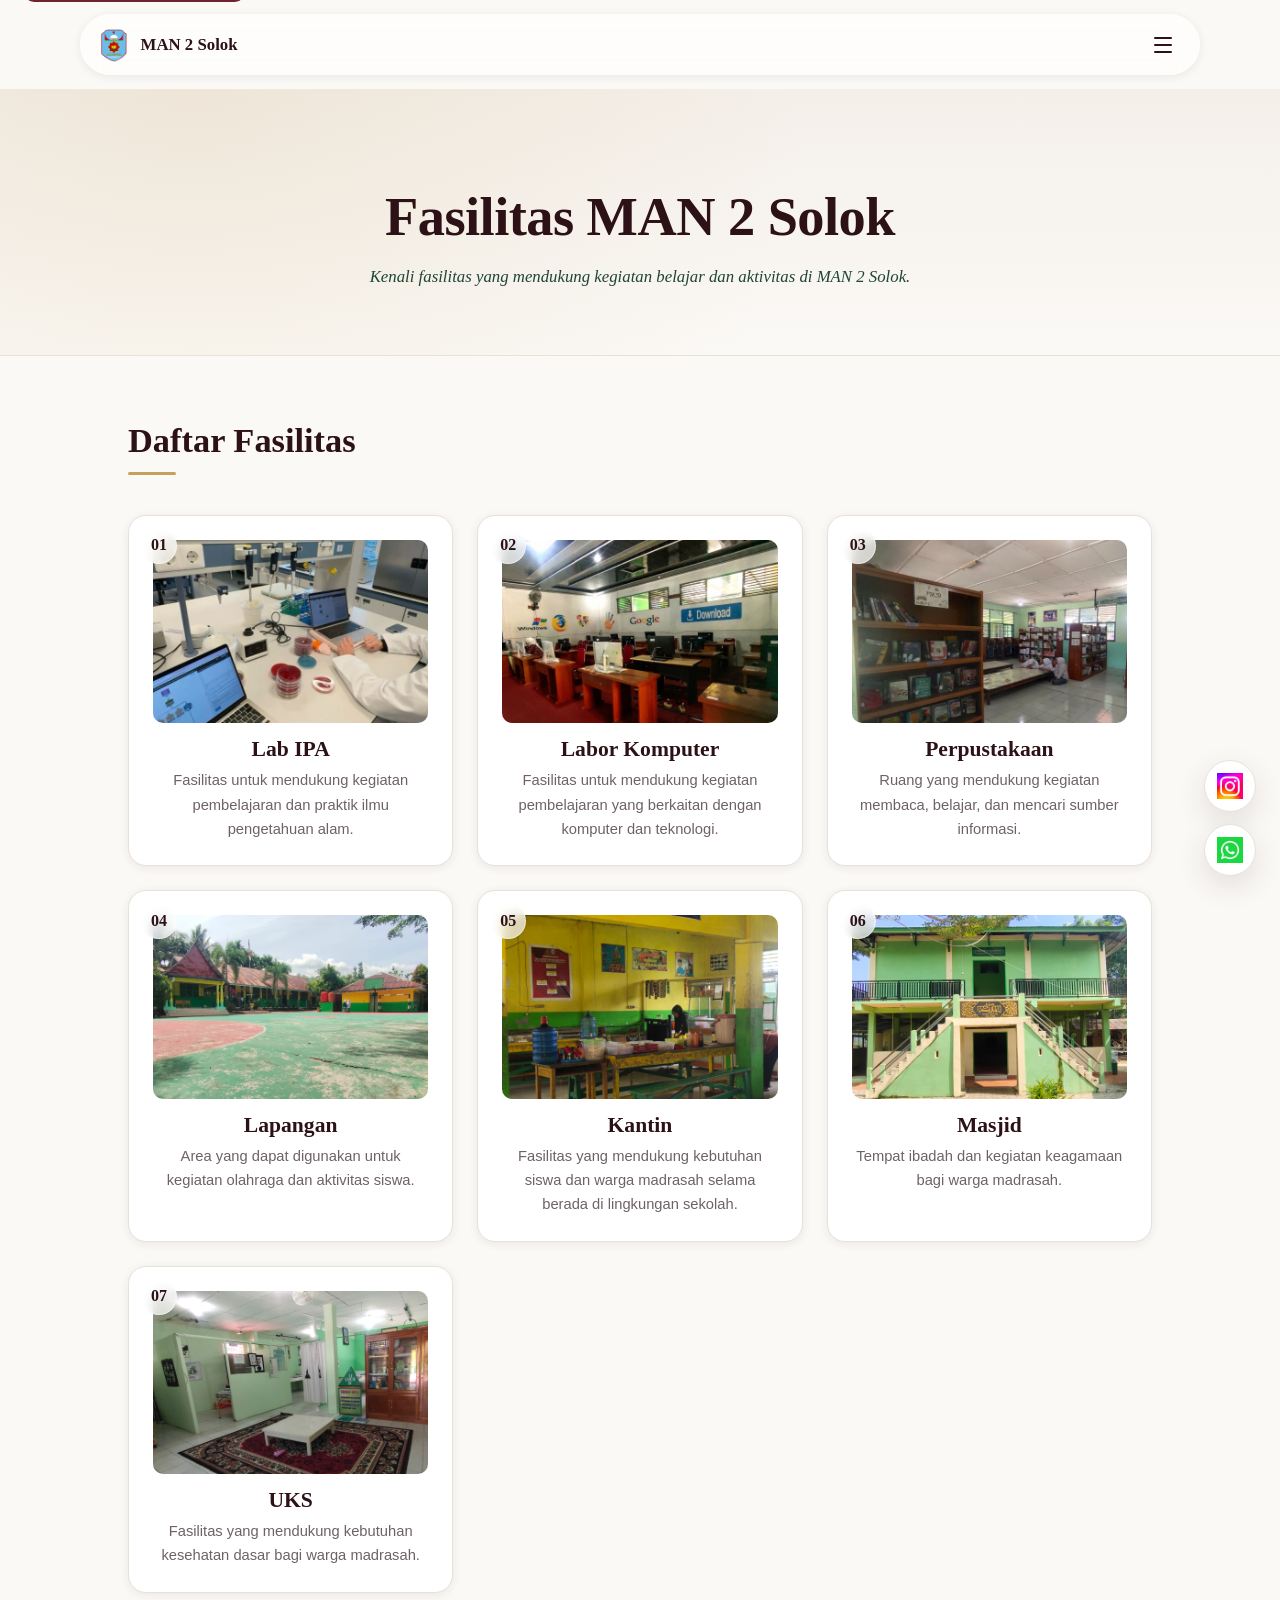
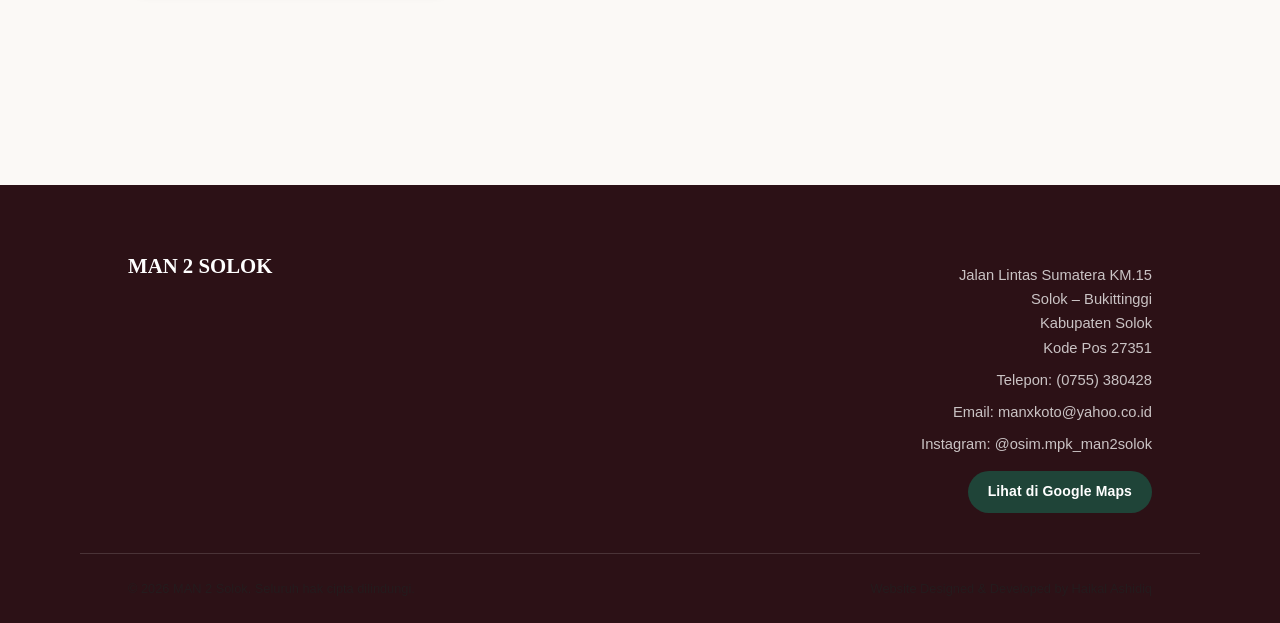
<file: fasilitas.html>
<!DOCTYPE html>
<html lang="id">
<head>
  <meta charset="UTF-8">
  <meta name="viewport" content="width=device-width, initial-scale=1.0">
  <title>Fasilitas | MAN 2 Solok</title>
  <meta name="description" content="Fasilitas yang tersedia di MAN 2 Solok: Lab IPA, Labor Komputer, Perpustakaan, Lapangan, Kantin, Masjid, dan UKS.">
  <link rel="stylesheet" href="style.css">
</head>
<body>

  <!-- Skip link untuk aksesibilitas -->
  <a href="#konten-utama" class="skip-link">Lewati ke konten utama</a>

  <!-- ===================== LOADING SCREEN ===================== -->
  <div class="loading-screen" id="loading-screen" role="status" aria-live="polite">
    <div class="loading-content">
      <p class="loading-line loading-welcome">Welcome to MAN 2 Solok</p>
      <div class="loading-progress loading-line" aria-hidden="true">
        <span class="loading-progress-fill"></span>
      </div>
      <p class="loading-line loading-credit">Project by Haikal Ashidiq</p>
    </div>
  </div>

  <!-- ===================== HEADER / NAVIGASI ===================== -->
  <header class="site-header" id="site-header">
    <div class="header-inner">
      <a href="index.html" class="brand">
        <img src="assets/logo.png" alt="" class="brand-logo">
        <span class="brand-name">MAN 2 Solok</span>
      </a>

      <button type="button" class="menu-toggle" id="menu-toggle" aria-controls="fullscreen-menu" aria-expanded="false">
        <span class="menu-toggle-bar"></span>
        <span class="menu-toggle-bar"></span>
        <span class="menu-toggle-bar"></span>
        <span class="sr-only">Buka menu navigasi</span>
      </button>
    </div>
  </header>

  <!-- ===================== FULLSCREEN MENU OVERLAY ===================== -->
  <nav class="fullscreen-menu" id="fullscreen-menu" aria-hidden="true" aria-label="Menu utama">
    <ul class="fullscreen-menu-list">
      <li><a href="index.html" class="fullscreen-menu-link">Beranda</a></li>
      <li><a href="profil.html" class="fullscreen-menu-link">Profil Sekolah</a></li>
      <li><a href="jurusan.html" class="fullscreen-menu-link">Jurusan</a></li>
      <li><a href="fasilitas.html" class="fullscreen-menu-link" aria-current="page">Fasilitas</a></li>
      <li><a href="dokumentasi.html" class="fullscreen-menu-link">Dokumentasi</a></li>
      <li><a href="artikel.html" class="fullscreen-menu-link">Artikel Inspiratif</a></li>
      <li><a href="kontak.html" class="fullscreen-menu-link">Kontak</a></li>
    </ul>
  </nav>

  <main id="konten-utama">

    <!-- ===================== FACILITIES HERO ===================== -->
    <section class="page-hero" id="page-hero">
      <h1 class="page-hero-title">Fasilitas MAN 2 Solok</h1>
      <p class="page-hero-tagline">Kenali fasilitas yang mendukung kegiatan belajar dan aktivitas di MAN 2 Solok.</p>
    </section>

    <!-- ===================== DAFTAR FASILITAS ===================== -->
    <section class="content-section fasilitas-list-section" id="daftar-fasilitas" aria-labelledby="daftar-fasilitas-heading">
      <h2 id="daftar-fasilitas-heading" class="section-heading">Daftar Fasilitas</h2>
      <div class="fasilitas-grid">

        <article class="fasilitas-card">
          <span class="fasilitas-number">01</span>
          <figure class="fasilitas-photo">
            <img src="assets/lab-ipa.webp" alt="Lab IPA MAN 2 Solok" width="1200" height="800">
          </figure>
          <h3 class="fasilitas-title">Lab IPA</h3>
          <p class="fasilitas-desc">Fasilitas untuk mendukung kegiatan pembelajaran dan praktik ilmu pengetahuan alam.</p>
        </article>

        <article class="fasilitas-card">
          <span class="fasilitas-number">02</span>
          <figure class="fasilitas-photo">
            <img src="assets/lab-komputer.webp" alt="Labor Komputer MAN 2 Solok" width="1200" height="800">
          </figure>
          <h3 class="fasilitas-title">Labor Komputer</h3>
          <p class="fasilitas-desc">Fasilitas untuk mendukung kegiatan pembelajaran yang berkaitan dengan komputer dan teknologi.</p>
        </article>

        <article class="fasilitas-card">
          <span class="fasilitas-number">03</span>
          <figure class="fasilitas-photo">
            <img src="assets/perpustakaan.webp" alt="Perpustakaan MAN 2 Solok" width="1200" height="800">
          </figure>
          <h3 class="fasilitas-title">Perpustakaan</h3>
          <p class="fasilitas-desc">Ruang yang mendukung kegiatan membaca, belajar, dan mencari sumber informasi.</p>
        </article>

        <article class="fasilitas-card">
          <span class="fasilitas-number">04</span>
          <figure class="fasilitas-photo">
            <img src="assets/lapangan.webp" alt="Lapangan MAN 2 Solok" width="1200" height="800">
          </figure>
          <h3 class="fasilitas-title">Lapangan</h3>
          <p class="fasilitas-desc">Area yang dapat digunakan untuk kegiatan olahraga dan aktivitas siswa.</p>
        </article>

        <article class="fasilitas-card">
          <span class="fasilitas-number">05</span>
          <figure class="fasilitas-photo">
            <img src="assets/kantin.webp" alt="Kantin MAN 2 Solok" width="1200" height="800">
          </figure>
          <h3 class="fasilitas-title">Kantin</h3>
          <p class="fasilitas-desc">Fasilitas yang mendukung kebutuhan siswa dan warga madrasah selama berada di lingkungan sekolah.</p>
        </article>

        <article class="fasilitas-card">
          <span class="fasilitas-number">06</span>
          <figure class="fasilitas-photo">
            <img src="assets/masjid.webp" alt="Masjid MAN 2 Solok" width="1200" height="800">
          </figure>
          <h3 class="fasilitas-title">Masjid</h3>
          <p class="fasilitas-desc">Tempat ibadah dan kegiatan keagamaan bagi warga madrasah.</p>
        </article>

        <article class="fasilitas-card">
          <span class="fasilitas-number">07</span>
          <figure class="fasilitas-photo">
            <img src="assets/uks.webp" alt="UKS MAN 2 Solok" width="1200" height="800">
          </figure>
          <h3 class="fasilitas-title">UKS</h3>
          <p class="fasilitas-desc">Fasilitas yang mendukung kebutuhan kesehatan dasar bagi warga madrasah.</p>
        </article>

      </div>
    </section>

  </main>

  <!-- ===================== FOOTER ===================== -->
  <footer class="site-footer" id="site-footer">
    <div class="footer-inner">
      <div class="footer-brand">
        <span class="footer-name">MAN 2 SOLOK</span>
      </div>

      <div class="footer-contact">
        <p class="footer-address">Jalan Lintas Sumatera KM.15<br>Solok – Bukittinggi<br>Kabupaten Solok<br>Kode Pos 27351</p>
        <p class="footer-phone">Telepon: (0755) 380428</p>
        <p class="footer-email">Email: manxkoto@yahoo.co.id</p>
        <p class="footer-instagram">Instagram: @osim.mpk_man2solok</p>
        <a href="https://maps.app.goo.gl/M13Mp1UhVVEgHStXA" class="btn btn-card footer-map-btn" target="_blank" rel="noopener noreferrer">Lihat di Google Maps</a>
      </div>
    </div>

    <div class="footer-bottom">
      <p class="footer-copyright">&copy; 2026 MAN 2 Solok. Seluruh hak cipta dilindungi.</p>
      <p class="footer-credit">Website Designed &amp; Developed by Haikal Ashidiq</p>
    </div>
  </footer>

  <!-- ===================== FLOATING ACTION BUTTONS ===================== -->
  <div class="floating-actions" id="floating-actions">
    <a href="https://instagram.com/osim.mpk_man2solok" class="floating-btn floating-btn-instagram" aria-label="Instagram MAN 2 Solok" target="_blank" rel="noopener noreferrer">
      <img src="assets/instagram.png" alt="" class="floating-icon">
    </a>
    <a href="https://wa.me/6282288005933" class="floating-btn floating-btn-whatsapp" aria-label="Hubungi kami via WhatsApp" target="_blank" rel="noopener noreferrer">
      <img src="assets/whatsapp.png" alt="" class="floating-icon">
    </a>
  </div>

  <script src="script.js" defer></script>
</body>
</html>
</file>
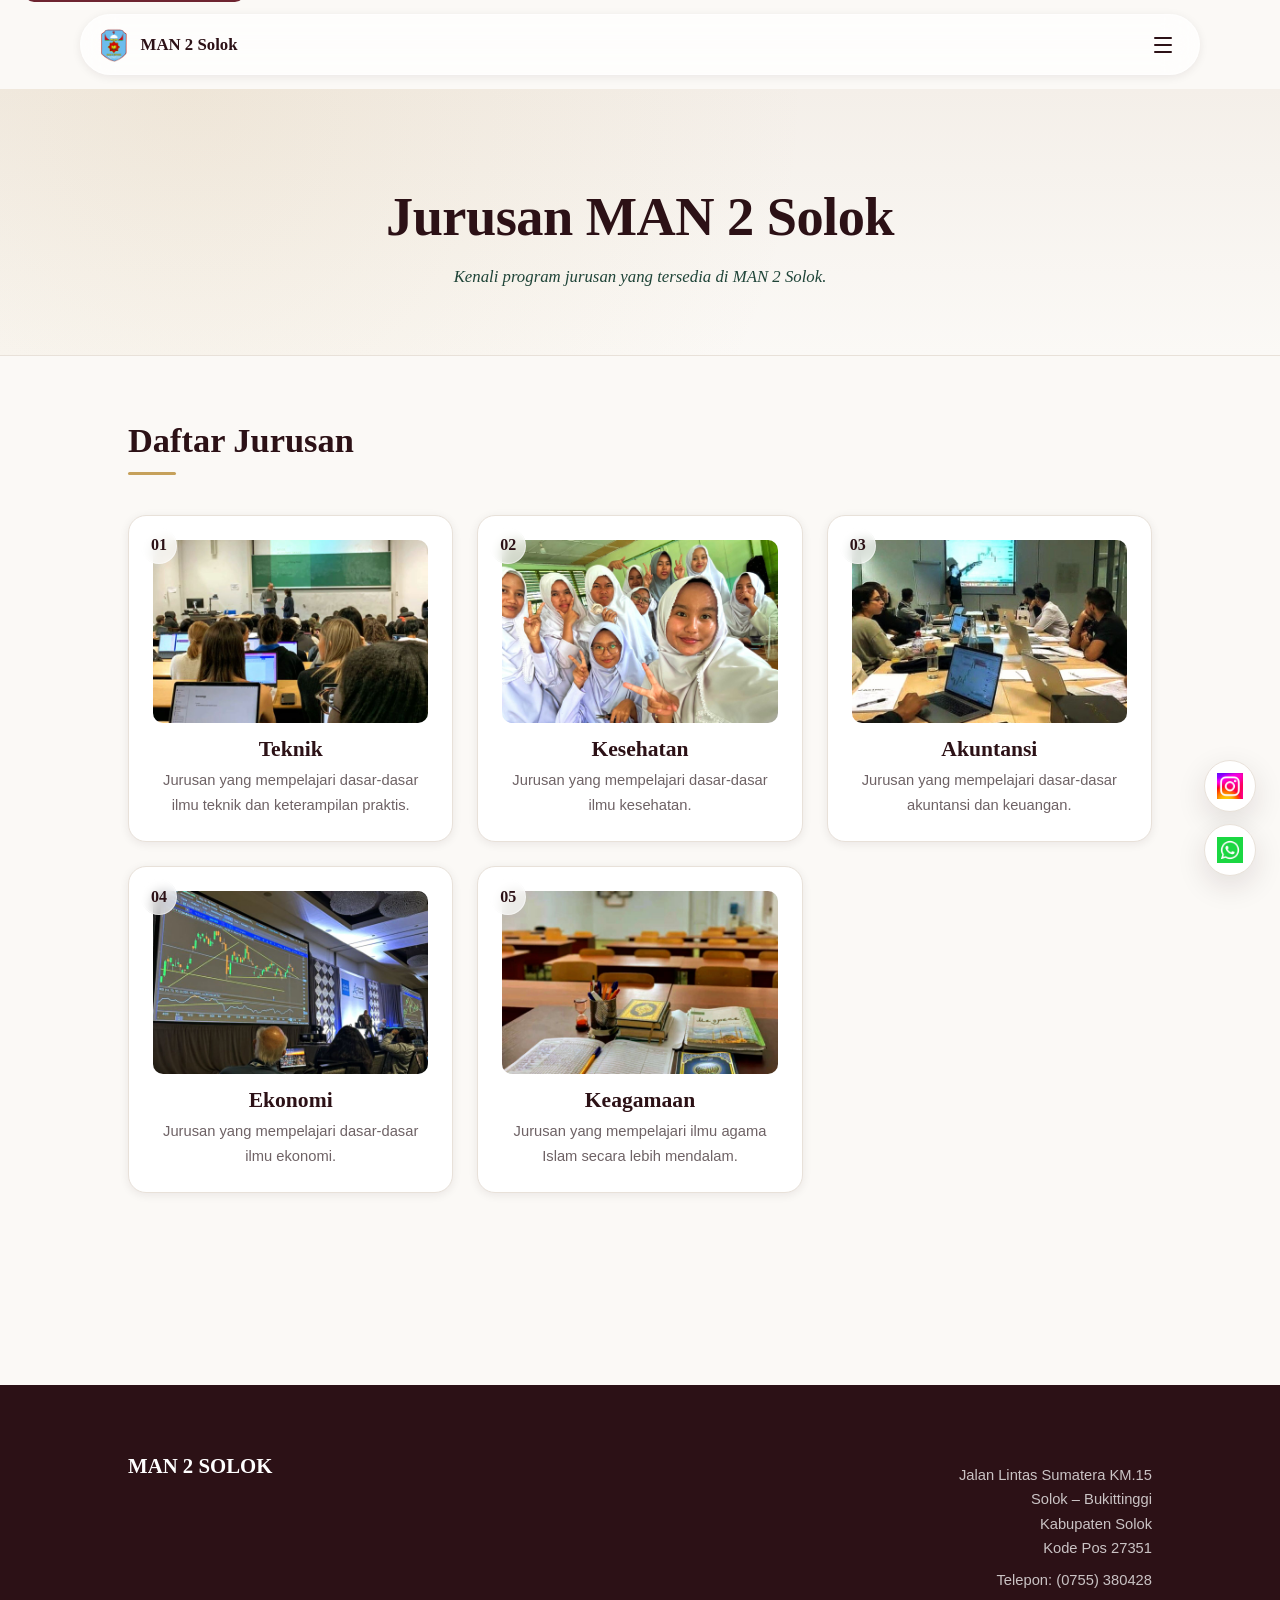
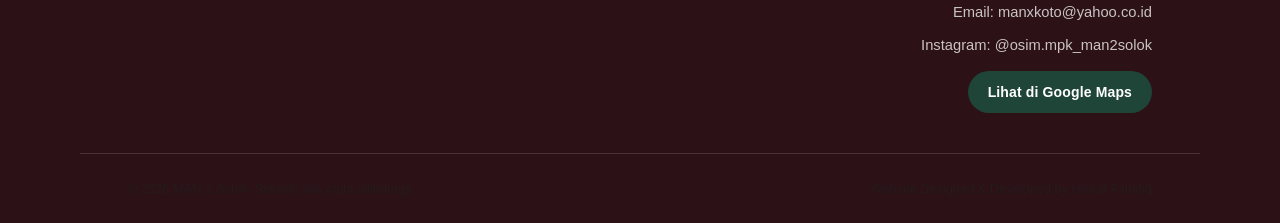
<file: jurusan.html>
<!DOCTYPE html>
<html lang="id">
<head>
  <meta charset="UTF-8">
  <meta name="viewport" content="width=device-width, initial-scale=1.0">
  <title>Jurusan | MAN 2 Solok</title>
  <meta name="description" content="Jurusan yang tersedia di MAN 2 Solok: Teknik, Kesehatan, Akuntansi, Ekonomi, dan Keagamaan.">
  <link rel="stylesheet" href="style.css">
</head>
<body>

  <!-- Skip link untuk aksesibilitas -->
  <a href="#konten-utama" class="skip-link">Lewati ke konten utama</a>

  <!-- ===================== LOADING SCREEN ===================== -->
  <div class="loading-screen" id="loading-screen" role="status" aria-live="polite">
    <div class="loading-content">
      <p class="loading-line loading-welcome">Welcome to MAN 2 Solok</p>
      <div class="loading-progress loading-line" aria-hidden="true">
        <span class="loading-progress-fill"></span>
      </div>
      <p class="loading-line loading-credit">Project by Haikal Ashidiq</p>
    </div>
  </div>

  <!-- ===================== HEADER / NAVIGASI ===================== -->
  <header class="site-header" id="site-header">
    <div class="header-inner">
      <a href="index.html" class="brand">
        <img src="assets/logo.png" alt="" class="brand-logo">
        <span class="brand-name">MAN 2 Solok</span>
      </a>

      <button type="button" class="menu-toggle" id="menu-toggle" aria-controls="fullscreen-menu" aria-expanded="false">
        <span class="menu-toggle-bar"></span>
        <span class="menu-toggle-bar"></span>
        <span class="menu-toggle-bar"></span>
        <span class="sr-only">Buka menu navigasi</span>
      </button>
    </div>
  </header>

  <!-- ===================== FULLSCREEN MENU OVERLAY ===================== -->
  <nav class="fullscreen-menu" id="fullscreen-menu" aria-hidden="true" aria-label="Menu utama">
    <ul class="fullscreen-menu-list">
      <li><a href="index.html" class="fullscreen-menu-link">Beranda</a></li>
      <li><a href="profil.html" class="fullscreen-menu-link">Profil Sekolah</a></li>
      <li><a href="jurusan.html" class="fullscreen-menu-link" aria-current="page">Jurusan</a></li>
      <li><a href="fasilitas.html" class="fullscreen-menu-link">Fasilitas</a></li>
      <li><a href="dokumentasi.html" class="fullscreen-menu-link">Dokumentasi</a></li>
      <li><a href="artikel.html" class="fullscreen-menu-link">Artikel Inspiratif</a></li>
      <li><a href="kontak.html" class="fullscreen-menu-link">Kontak</a></li>
    </ul>
  </nav>

  <main id="konten-utama">

    <!-- ===================== JURUSAN HERO ===================== -->
    <section class="page-hero" id="page-hero">
      <h1 class="page-hero-title">Jurusan MAN 2 Solok</h1>
      <p class="page-hero-tagline">Kenali program jurusan yang tersedia di MAN 2 Solok.</p>
    </section>

    <!-- ===================== DAFTAR JURUSAN ===================== -->
    <section class="content-section jurusan-list-section" id="daftar-jurusan" aria-labelledby="daftar-jurusan-heading">
      <h2 id="daftar-jurusan-heading" class="section-heading">Daftar Jurusan</h2>
      <div class="jurusan-grid">

        <article class="jurusan-card">
          <span class="jurusan-number">01</span>
          <figure class="jurusan-photo">
            <img src="assets/teknik.webp" alt="Jurusan Teknik MAN 2 Solok" width="1200" height="800">
          </figure>
          <h3 class="jurusan-title">Teknik</h3>
          <p class="jurusan-desc">Jurusan yang mempelajari dasar-dasar ilmu teknik dan keterampilan praktis.</p>
        </article>

        <article class="jurusan-card">
          <span class="jurusan-number">02</span>
          <figure class="jurusan-photo">
            <img src="assets/kesehatan.webp" alt="Jurusan Kesehatan MAN 2 Solok" width="1200" height="800">
          </figure>
          <h3 class="jurusan-title">Kesehatan</h3>
          <p class="jurusan-desc">Jurusan yang mempelajari dasar-dasar ilmu kesehatan.</p>
        </article>

        <article class="jurusan-card">
          <span class="jurusan-number">03</span>
          <figure class="jurusan-photo">
            <img src="assets/akuntansi.webp" alt="Jurusan Akuntansi MAN 2 Solok" width="1200" height="800">
          </figure>
          <h3 class="jurusan-title">Akuntansi</h3>
          <p class="jurusan-desc">Jurusan yang mempelajari dasar-dasar akuntansi dan keuangan.</p>
        </article>

        <article class="jurusan-card">
          <span class="jurusan-number">04</span>
          <figure class="jurusan-photo">
            <img src="assets/ekonomi.webp" alt="Jurusan Ekonomi MAN 2 Solok" width="1200" height="800">
          </figure>
          <h3 class="jurusan-title">Ekonomi</h3>
          <p class="jurusan-desc">Jurusan yang mempelajari dasar-dasar ilmu ekonomi.</p>
        </article>

        <article class="jurusan-card">
          <span class="jurusan-number">05</span>
          <figure class="jurusan-photo">
            <img src="assets/keagamaan.webp" alt="Jurusan Keagamaan MAN 2 Solok" width="1200" height="800">
          </figure>
          <h3 class="jurusan-title">Keagamaan</h3>
          <p class="jurusan-desc">Jurusan yang mempelajari ilmu agama Islam secara lebih mendalam.</p>
        </article>

      </div>
    </section>

  </main>

  <!-- ===================== FOOTER ===================== -->
  <footer class="site-footer" id="site-footer">
    <div class="footer-inner">
      <div class="footer-brand">
        <span class="footer-name">MAN 2 SOLOK</span>
      </div>

      <div class="footer-contact">
        <p class="footer-address">Jalan Lintas Sumatera KM.15<br>Solok – Bukittinggi<br>Kabupaten Solok<br>Kode Pos 27351</p>
        <p class="footer-phone">Telepon: (0755) 380428</p>
        <p class="footer-email">Email: manxkoto@yahoo.co.id</p>
        <p class="footer-instagram">Instagram: @osim.mpk_man2solok</p>
        <a href="https://maps.app.goo.gl/M13Mp1UhVVEgHStXA" class="btn btn-card footer-map-btn" target="_blank" rel="noopener noreferrer">Lihat di Google Maps</a>
      </div>
    </div>

    <div class="footer-bottom">
      <p class="footer-copyright">&copy; 2026 MAN 2 Solok. Seluruh hak cipta dilindungi.</p>
      <p class="footer-credit">Website Designed &amp; Developed by Haikal Ashidiq</p>
    </div>
  </footer>

  <!-- ===================== FLOATING ACTION BUTTONS ===================== -->
  <div class="floating-actions" id="floating-actions">
    <a href="https://instagram.com/osim.mpk_man2solok" class="floating-btn floating-btn-instagram" aria-label="Instagram MAN 2 Solok" target="_blank" rel="noopener noreferrer">
      <img src="assets/instagram.png" alt="" class="floating-icon">
    </a>
    <a href="https://wa.me/6282288005933" class="floating-btn floating-btn-whatsapp" aria-label="Hubungi kami via WhatsApp" target="_blank" rel="noopener noreferrer">
      <img src="assets/whatsapp.png" alt="" class="floating-icon">
    </a>
  </div>

  <script src="script.js" defer></script>
</body>
</html>
</file>
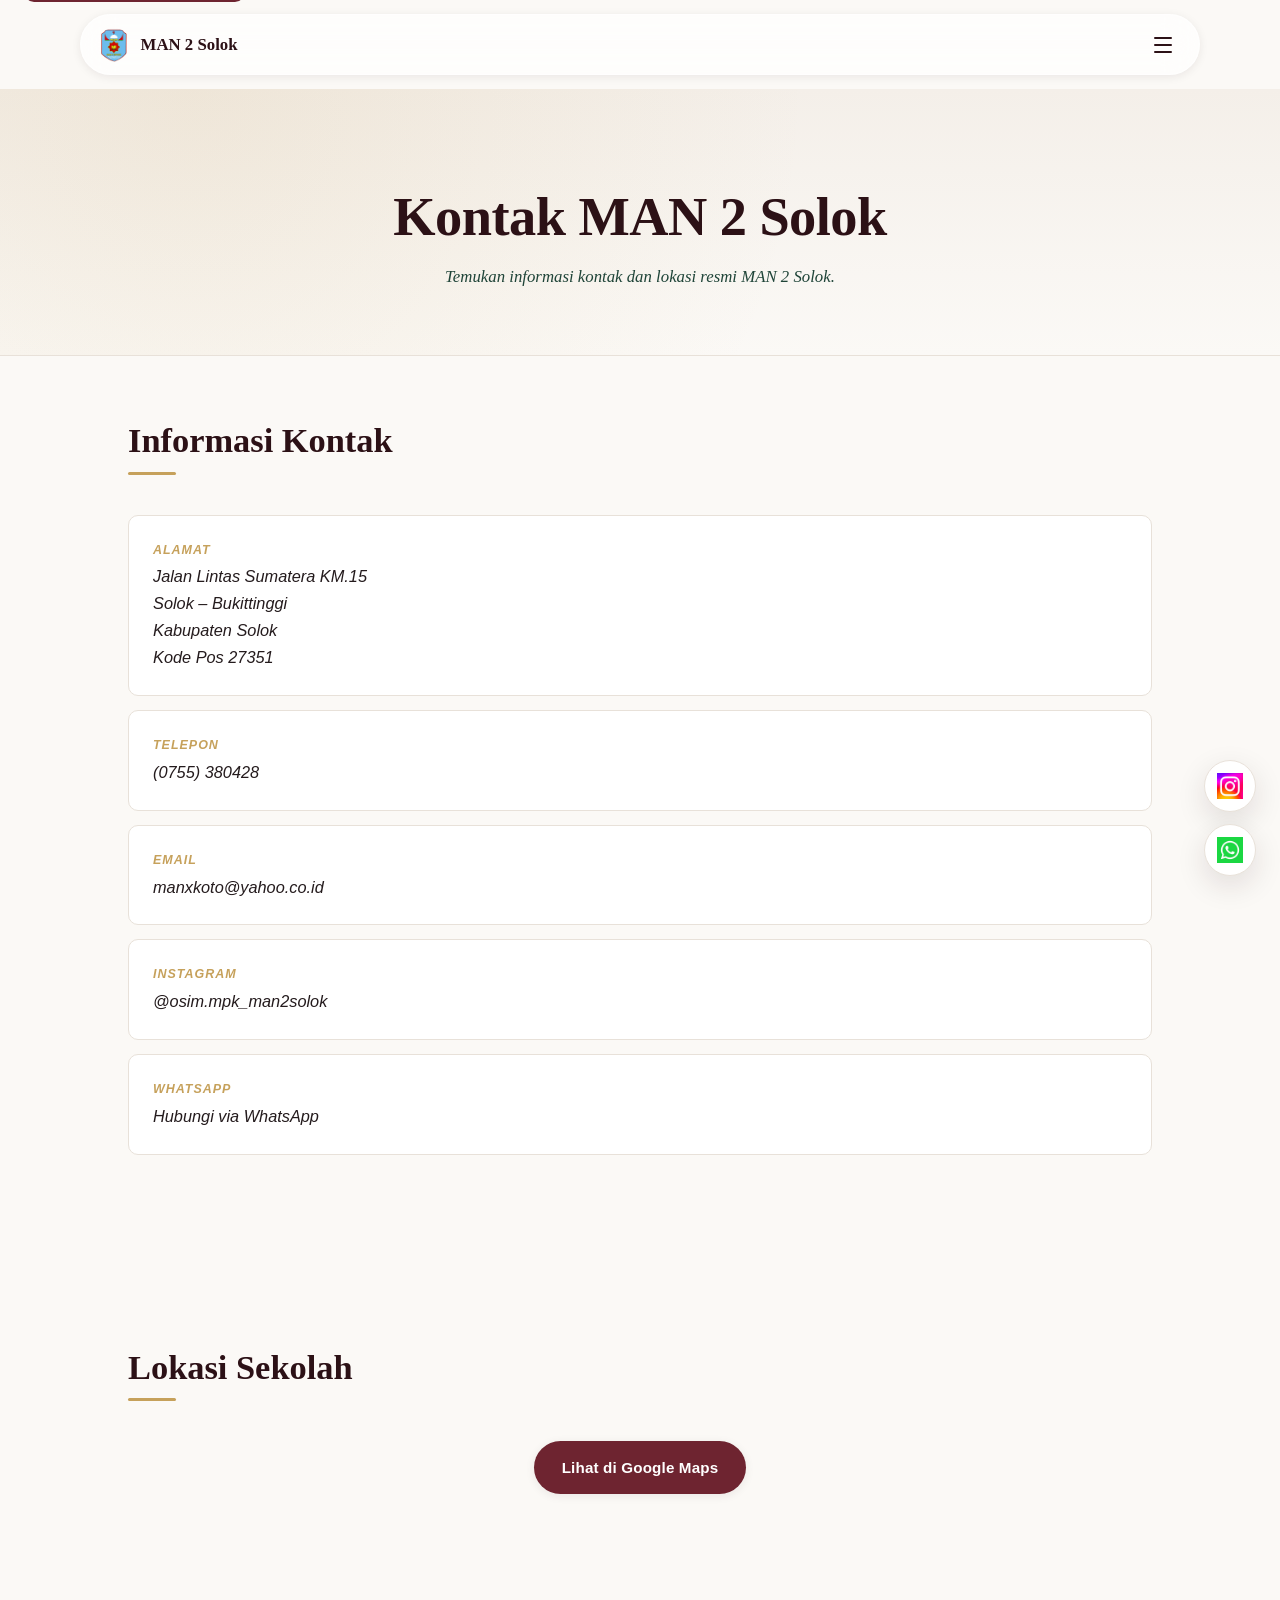
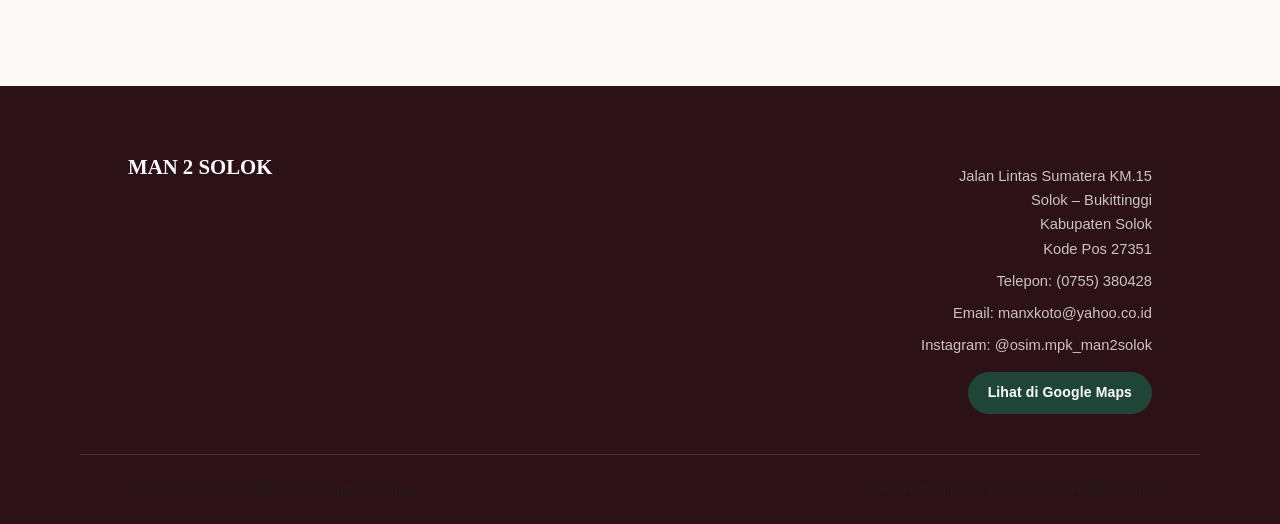
<file: kontak.html>
<!DOCTYPE html>
<html lang="id">
<head>
  <meta charset="UTF-8">
  <meta name="viewport" content="width=device-width, initial-scale=1.0">
  <title>Kontak | MAN 2 Solok</title>
  <meta name="description" content="Informasi kontak dan lokasi resmi MAN 2 Solok — alamat, telepon, email, Instagram, WhatsApp, dan Google Maps.">
  <link rel="stylesheet" href="style.css">
</head>
<body>

  <!-- Skip link untuk aksesibilitas -->
  <a href="#konten-utama" class="skip-link">Lewati ke konten utama</a>

  <!-- ===================== LOADING SCREEN ===================== -->
  <div class="loading-screen" id="loading-screen" role="status" aria-live="polite">
    <div class="loading-content">
      <p class="loading-line loading-welcome">Welcome to MAN 2 Solok</p>
      <div class="loading-progress loading-line" aria-hidden="true">
        <span class="loading-progress-fill"></span>
      </div>
      <p class="loading-line loading-credit">Project by Haikal Ashidiq</p>
    </div>
  </div>

  <!-- ===================== HEADER / NAVIGASI ===================== -->
  <header class="site-header" id="site-header">
    <div class="header-inner">
      <a href="index.html" class="brand">
        <img src="assets/logo.png" alt="" class="brand-logo">
        <span class="brand-name">MAN 2 Solok</span>
      </a>

      <button type="button" class="menu-toggle" id="menu-toggle" aria-controls="fullscreen-menu" aria-expanded="false">
        <span class="menu-toggle-bar"></span>
        <span class="menu-toggle-bar"></span>
        <span class="menu-toggle-bar"></span>
        <span class="sr-only">Buka menu navigasi</span>
      </button>
    </div>
  </header>

  <!-- ===================== FULLSCREEN MENU OVERLAY ===================== -->
  <nav class="fullscreen-menu" id="fullscreen-menu" aria-hidden="true" aria-label="Menu utama">
    <ul class="fullscreen-menu-list">
      <li><a href="index.html" class="fullscreen-menu-link">Beranda</a></li>
      <li><a href="profil.html" class="fullscreen-menu-link">Profil Sekolah</a></li>
      <li><a href="jurusan.html" class="fullscreen-menu-link">Jurusan</a></li>
      <li><a href="fasilitas.html" class="fullscreen-menu-link">Fasilitas</a></li>
      <li><a href="dokumentasi.html" class="fullscreen-menu-link">Dokumentasi</a></li>
      <li><a href="artikel.html" class="fullscreen-menu-link">Artikel Inspiratif</a></li>
      <li><a href="kontak.html" class="fullscreen-menu-link" aria-current="page">Kontak</a></li>
    </ul>
  </nav>

  <main id="konten-utama">

    <!-- ===================== KONTAK HERO ===================== -->
    <section class="page-hero" id="page-hero">
      <h1 class="page-hero-title">Kontak MAN 2 Solok</h1>
      <p class="page-hero-tagline">Temukan informasi kontak dan lokasi resmi MAN 2 Solok.</p>
    </section>

    <!-- ===================== INFORMASI KONTAK ===================== -->
    <section class="content-section kontak-info-section" id="informasi-kontak" aria-labelledby="informasi-kontak-heading">
      <h2 id="informasi-kontak-heading" class="section-heading">Informasi Kontak</h2>
      <address class="kontak-address">
        <ul class="kontak-list">
          <li class="kontak-item">
            <span class="kontak-label">Alamat</span>
            <span class="kontak-value">Jalan Lintas Sumatera KM.15<br>Solok – Bukittinggi<br>Kabupaten Solok<br>Kode Pos 27351</span>
          </li>
          <li class="kontak-item">
            <span class="kontak-label">Telepon</span>
            <a href="tel:+62755380428" class="kontak-value kontak-link">(0755) 380428</a>
          </li>
          <li class="kontak-item">
            <span class="kontak-label">Email</span>
            <a href="mailto:manxkoto@yahoo.co.id" class="kontak-value kontak-link">manxkoto@yahoo.co.id</a>
          </li>
          <li class="kontak-item">
            <span class="kontak-label">Instagram</span>
            <a href="https://instagram.com/osim.mpk_man2solok" class="kontak-value kontak-link" target="_blank" rel="noopener noreferrer">@osim.mpk_man2solok</a>
          </li>
          <li class="kontak-item">
            <span class="kontak-label">WhatsApp</span>
            <a href="https://wa.me/6282288005933" class="kontak-value kontak-link" target="_blank" rel="noopener noreferrer">Hubungi via WhatsApp</a>
          </li>
        </ul>
      </address>
    </section>

    <!-- ===================== LOKASI SEKOLAH ===================== -->
    <section class="content-section lokasi-section" id="lokasi" aria-labelledby="lokasi-heading">
      <h2 id="lokasi-heading" class="section-heading">Lokasi Sekolah</h2>
      <a href="https://maps.app.goo.gl/M13Mp1UhVVEgHStXA" class="btn btn-primary" target="_blank" rel="noopener noreferrer">Lihat di Google Maps</a>
    </section>

  </main>

  <!-- ===================== FOOTER ===================== -->
  <footer class="site-footer" id="site-footer">
    <div class="footer-inner">
      <div class="footer-brand">
        <span class="footer-name">MAN 2 SOLOK</span>
      </div>

      <div class="footer-contact">
        <p class="footer-address">Jalan Lintas Sumatera KM.15<br>Solok – Bukittinggi<br>Kabupaten Solok<br>Kode Pos 27351</p>
        <p class="footer-phone">Telepon: (0755) 380428</p>
        <p class="footer-email">Email: manxkoto@yahoo.co.id</p>
        <p class="footer-instagram">Instagram: @osim.mpk_man2solok</p>
        <a href="https://maps.app.goo.gl/M13Mp1UhVVEgHStXA" class="btn btn-card footer-map-btn" target="_blank" rel="noopener noreferrer">Lihat di Google Maps</a>
      </div>
    </div>

    <div class="footer-bottom">
      <p class="footer-copyright">&copy; 2026 MAN 2 Solok. Seluruh hak cipta dilindungi.</p>
      <p class="footer-credit">Website Designed &amp; Developed by Haikal Ashidiq</p>
    </div>
  </footer>

  <!-- ===================== FLOATING ACTION BUTTONS ===================== -->
  <div class="floating-actions" id="floating-actions">
    <a href="https://instagram.com/osim.mpk_man2solok" class="floating-btn floating-btn-instagram" aria-label="Instagram MAN 2 Solok" target="_blank" rel="noopener noreferrer">
      <img src="assets/instagram.png" alt="" class="floating-icon">
    </a>
    <a href="https://wa.me/6282288005933" class="floating-btn floating-btn-whatsapp" aria-label="Hubungi kami via WhatsApp" target="_blank" rel="noopener noreferrer">
      <img src="assets/whatsapp.png" alt="" class="floating-icon">
    </a>
  </div>

  <script src="script.js" defer></script>
</body>
</html>
</file>
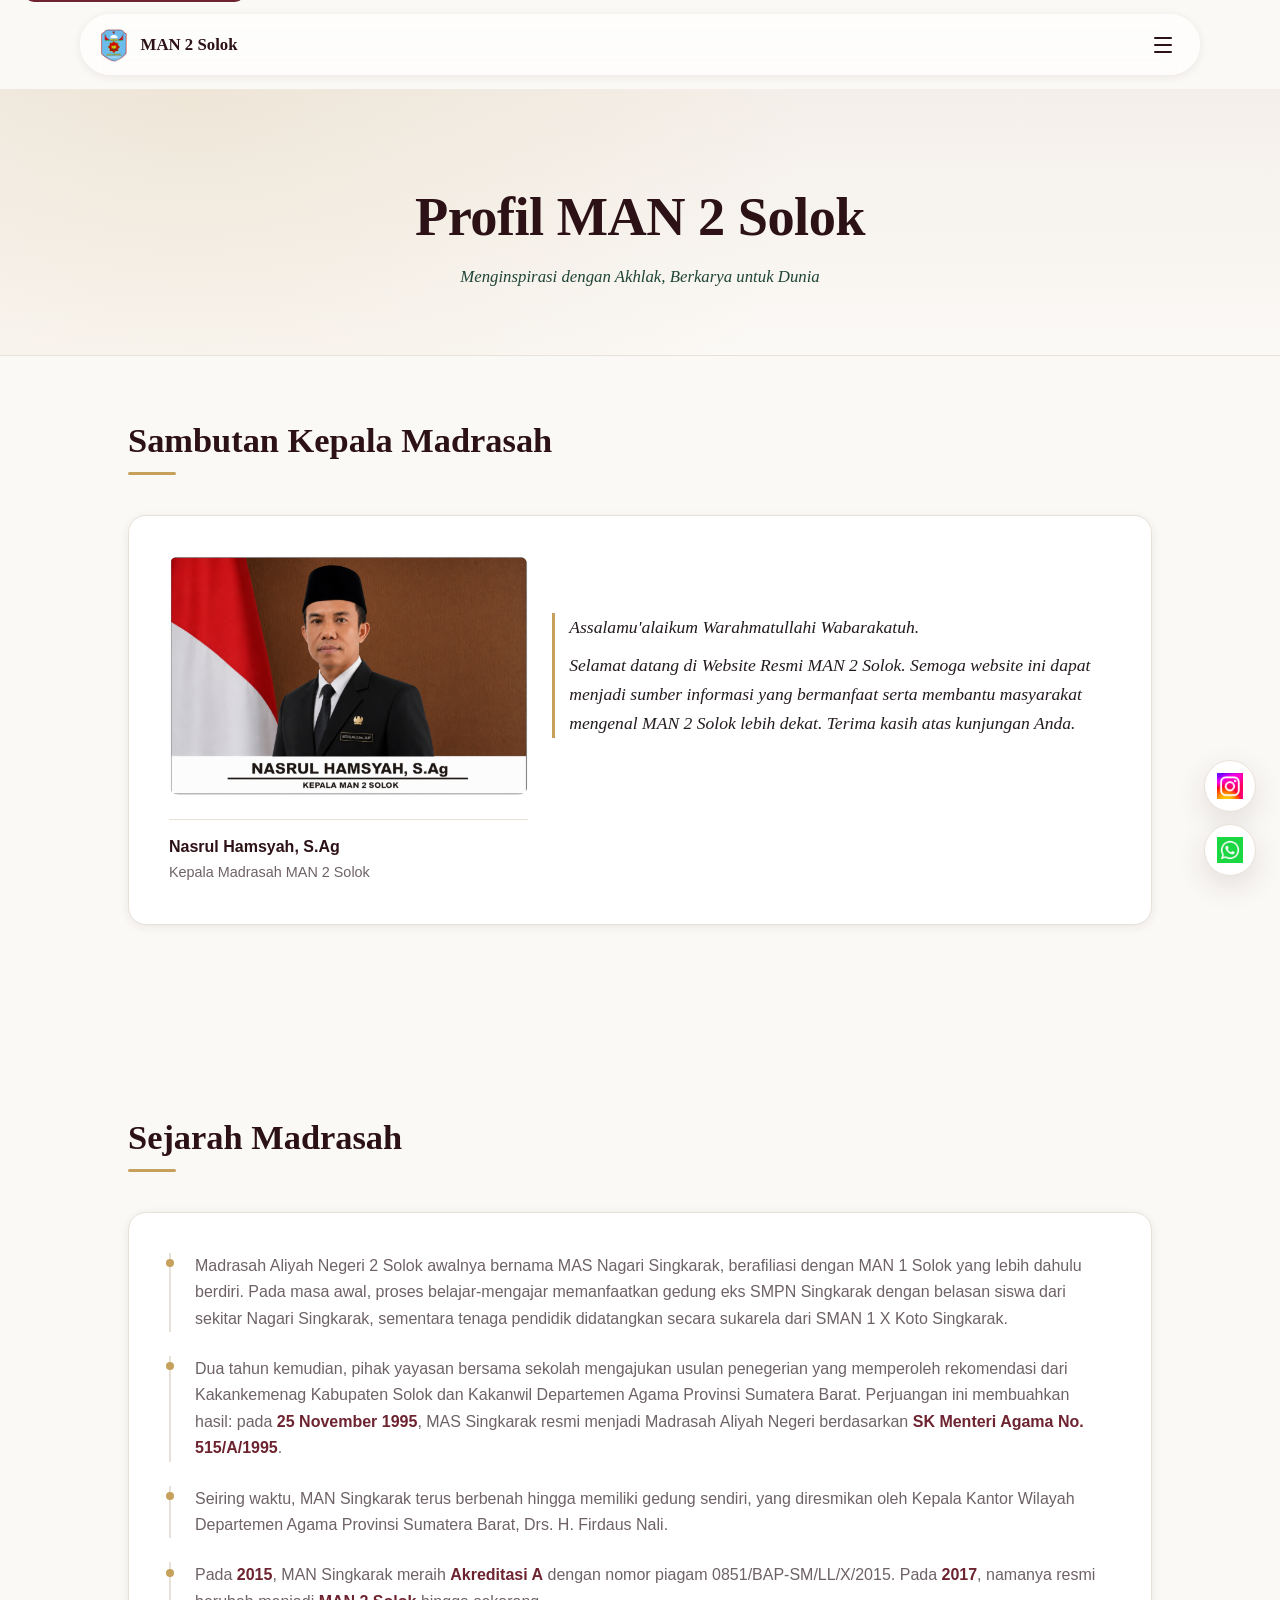
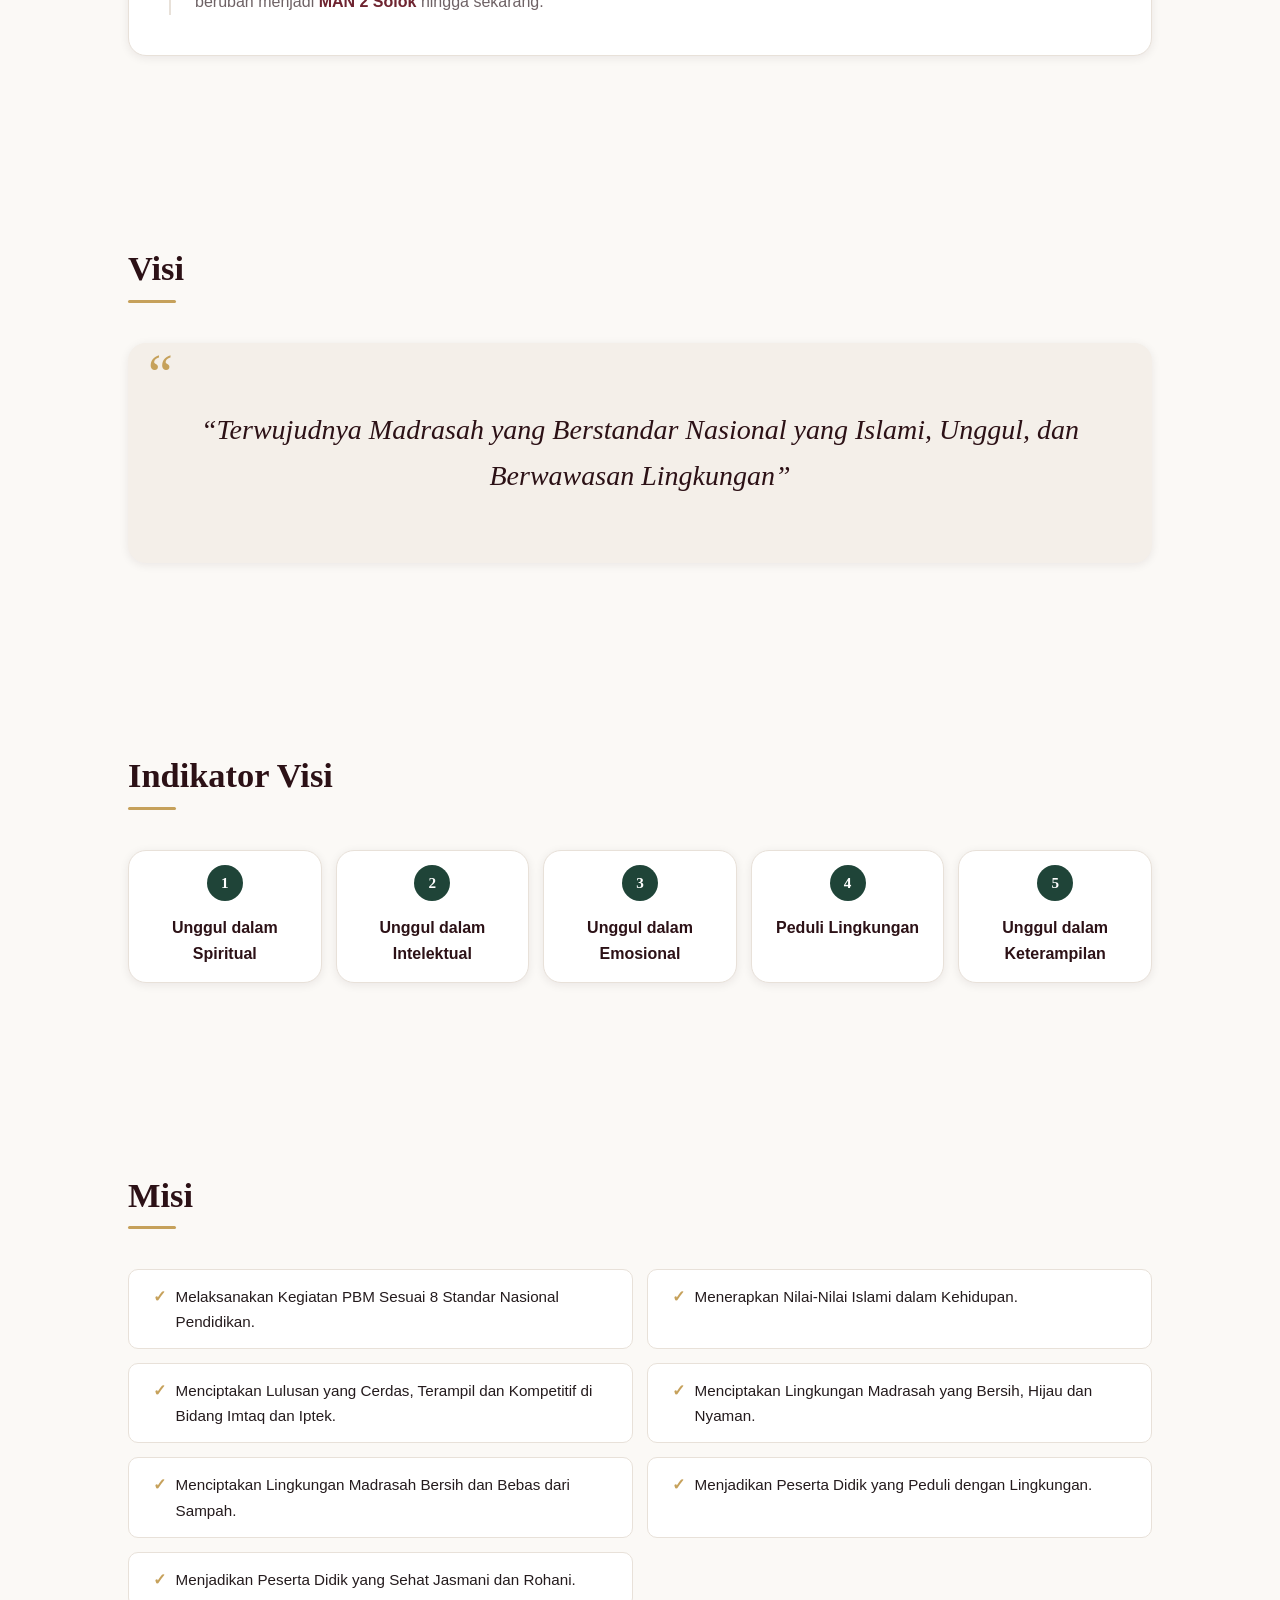
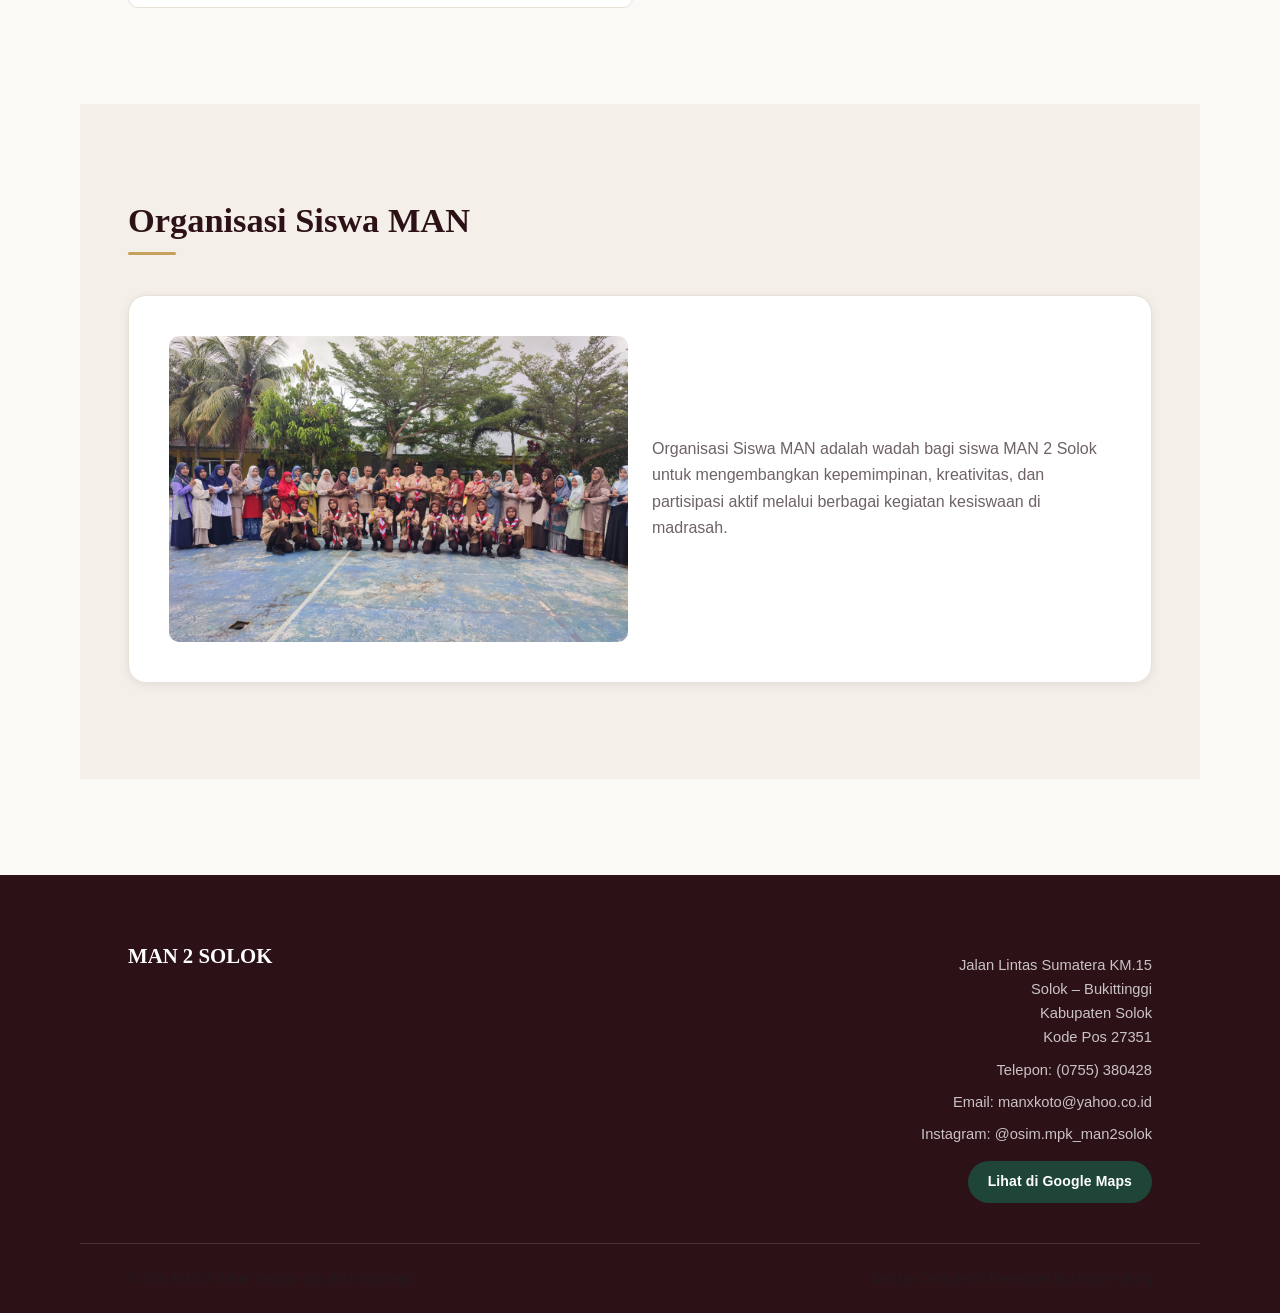
<file: profil.html>
<!DOCTYPE html>
<html lang="id">
<head>
  <meta charset="UTF-8">
  <meta name="viewport" content="width=device-width, initial-scale=1.0">
  <title>Profil Sekolah | MAN 2 Solok</title>
  <meta name="description" content="Profil resmi MAN 2 Solok — sambutan kepala madrasah, sejarah, visi dan misi, serta organisasi siswa MAN 2 Solok.">
  <link rel="stylesheet" href="style.css">
</head>
<body>

  <!-- Skip link untuk aksesibilitas -->
  <a href="#konten-utama" class="skip-link">Lewati ke konten utama</a>

  <!-- ===================== LOADING SCREEN ===================== -->
  <div class="loading-screen" id="loading-screen" role="status" aria-live="polite">
    <div class="loading-content">
      <p class="loading-line loading-welcome">Welcome to MAN 2 Solok</p>
      <div class="loading-progress loading-line" aria-hidden="true">
        <span class="loading-progress-fill"></span>
      </div>
      <p class="loading-line loading-credit">Project by Haikal Ashidiq</p>
    </div>
  </div>

  <!-- ===================== HEADER / NAVIGASI ===================== -->
  <header class="site-header" id="site-header">
    <div class="header-inner">
      <a href="index.html" class="brand">
        <img src="assets/logo.png" alt="" class="brand-logo">
        <span class="brand-name">MAN 2 Solok</span>
      </a>

      <button type="button" class="menu-toggle" id="menu-toggle" aria-controls="fullscreen-menu" aria-expanded="false">
        <span class="menu-toggle-bar"></span>
        <span class="menu-toggle-bar"></span>
        <span class="menu-toggle-bar"></span>
        <span class="sr-only">Buka menu navigasi</span>
      </button>
    </div>
  </header>

  <!-- ===================== FULLSCREEN MENU OVERLAY ===================== -->
  <nav class="fullscreen-menu" id="fullscreen-menu" aria-hidden="true" aria-label="Menu utama">
    <ul class="fullscreen-menu-list">
      <li><a href="index.html" class="fullscreen-menu-link">Beranda</a></li>
      <li><a href="profil.html" class="fullscreen-menu-link" aria-current="page">Profil Sekolah</a></li>
      <li><a href="jurusan.html" class="fullscreen-menu-link">Jurusan</a></li>
      <li><a href="fasilitas.html" class="fullscreen-menu-link">Fasilitas</a></li>
      <li><a href="dokumentasi.html" class="fullscreen-menu-link">Dokumentasi</a></li>
      <li><a href="artikel.html" class="fullscreen-menu-link">Artikel Inspiratif</a></li>
      <li><a href="kontak.html" class="fullscreen-menu-link">Kontak</a></li>
    </ul>
  </nav>

  <main id="konten-utama">

    <!-- ===================== PROFILE HERO ===================== -->
    <section class="page-hero" id="page-hero">
      <h1 class="page-hero-title">Profil MAN 2 Solok</h1>
      <p class="page-hero-tagline">Menginspirasi dengan Akhlak, Berkarya untuk Dunia</p>
    </section>

    <!-- ===================== SAMBUTAN KEPALA MADRASAH ===================== -->
    <section class="content-section sambutan-section" id="sambutan" aria-labelledby="sambutan-heading">
      <h2 id="sambutan-heading" class="section-heading">Sambutan Kepala Madrasah</h2>
      <div class="speech-card">
        <figure class="speech-photo">
          <img src="assets/kepsek.webp" alt="Kepala Madrasah MAN 2 Solok, Nasrul Hamsyah, S.Ag" width="1200" height="800">
        </figure>
        <blockquote class="speech-quote">
          <p>Assalamu'alaikum Warahmatullahi Wabarakatuh.</p>
          <p>Selamat datang di Website Resmi MAN 2 Solok. Semoga website ini dapat menjadi sumber informasi yang bermanfaat serta membantu masyarakat mengenal MAN 2 Solok lebih dekat. Terima kasih atas kunjungan Anda.</p>
        </blockquote>
        <div class="speech-attribution">
          <p class="speech-name">Nasrul Hamsyah, S.Ag</p>
          <p class="speech-role">Kepala Madrasah MAN 2 Solok</p>
        </div>
      </div>
    </section>

    <!-- ===================== SEJARAH MADRASAH ===================== -->
    <section class="content-section sejarah-section" id="sejarah" aria-labelledby="sejarah-heading">
      <h2 id="sejarah-heading" class="section-heading">Sejarah Madrasah</h2>
      <div class="history-card">
        <ol class="history-timeline">
          <li class="history-item">
            <p>Madrasah Aliyah Negeri 2 Solok awalnya bernama MAS Nagari Singkarak, berafiliasi dengan MAN 1 Solok yang lebih dahulu berdiri. Pada masa awal, proses belajar-mengajar memanfaatkan gedung eks SMPN Singkarak dengan belasan siswa dari sekitar Nagari Singkarak, sementara tenaga pendidik didatangkan secara sukarela dari SMAN 1 X Koto Singkarak.</p>
          </li>
          <li class="history-item">
            <p>Dua tahun kemudian, pihak yayasan bersama sekolah mengajukan usulan penegerian yang memperoleh rekomendasi dari Kakankemenag Kabupaten Solok dan Kakanwil Departemen Agama Provinsi Sumatera Barat. Perjuangan ini membuahkan hasil: pada <time class="history-highlight" datetime="1995-11-25">25 November 1995</time>, MAS Singkarak resmi menjadi Madrasah Aliyah Negeri berdasarkan <strong class="history-highlight">SK Menteri Agama No. 515/A/1995</strong>.</p>
          </li>
          <li class="history-item">
            <p>Seiring waktu, MAN Singkarak terus berbenah hingga memiliki gedung sendiri, yang diresmikan oleh Kepala Kantor Wilayah Departemen Agama Provinsi Sumatera Barat, Drs. H. Firdaus Nali.</p>
          </li>
          <li class="history-item">
            <p>Pada <strong class="history-highlight">2015</strong>, MAN Singkarak meraih <strong class="history-highlight">Akreditasi A</strong> dengan nomor piagam 0851/BAP-SM/LL/X/2015. Pada <strong class="history-highlight">2017</strong>, namanya resmi berubah menjadi <strong class="history-highlight">MAN 2 Solok</strong> hingga sekarang.</p>
          </li>
        </ol>
      </div>
    </section>

    <!-- ===================== VISI ===================== -->
    <section class="content-section visi-section" id="visi" aria-labelledby="visi-heading">
      <h2 id="visi-heading" class="section-heading">Visi</h2>
      <blockquote class="vision-statement-card">
        <p class="vision-statement">&ldquo;Terwujudnya Madrasah yang Berstandar Nasional yang Islami, Unggul, dan Berwawasan Lingkungan&rdquo;</p>
      </blockquote>
    </section>

    <!-- ===================== INDIKATOR VISI ===================== -->
    <section class="content-section indikator-section" id="indikator-visi" aria-labelledby="indikator-heading">
      <h2 id="indikator-heading" class="section-heading">Indikator Visi</h2>
      <ol class="indikator-list">
        <li class="indikator-card"><span class="indikator-number">1</span><span class="indikator-text">Unggul dalam Spiritual</span></li>
        <li class="indikator-card"><span class="indikator-number">2</span><span class="indikator-text">Unggul dalam Intelektual</span></li>
        <li class="indikator-card"><span class="indikator-number">3</span><span class="indikator-text">Unggul dalam Emosional</span></li>
        <li class="indikator-card"><span class="indikator-number">4</span><span class="indikator-text">Peduli Lingkungan</span></li>
        <li class="indikator-card"><span class="indikator-number">5</span><span class="indikator-text">Unggul dalam Keterampilan</span></li>
      </ol>
    </section>

    <!-- ===================== MISI ===================== -->
    <section class="content-section misi-section" id="misi" aria-labelledby="misi-heading">
      <h2 id="misi-heading" class="section-heading">Misi</h2>
      <ol class="misi-list">
        <li class="misi-item"><span class="misi-text">Melaksanakan Kegiatan PBM Sesuai 8 Standar Nasional Pendidikan.</span></li>
        <li class="misi-item"><span class="misi-text">Menerapkan Nilai-Nilai Islami dalam Kehidupan.</span></li>
        <li class="misi-item"><span class="misi-text">Menciptakan Lulusan yang Cerdas, Terampil dan Kompetitif di Bidang Imtaq dan Iptek.</span></li>
        <li class="misi-item"><span class="misi-text">Menciptakan Lingkungan Madrasah yang Bersih, Hijau dan Nyaman.</span></li>
        <li class="misi-item"><span class="misi-text">Menciptakan Lingkungan Madrasah Bersih dan Bebas dari Sampah.</span></li>
        <li class="misi-item"><span class="misi-text">Menjadikan Peserta Didik yang Peduli dengan Lingkungan.</span></li>
        <li class="misi-item"><span class="misi-text">Menjadikan Peserta Didik yang Sehat Jasmani dan Rohani.</span></li>
      </ol>
    </section>

    <!-- ===================== ORGANISASI SISWA MAN ===================== -->
    <section class="content-section organisasi-section closing-section" id="organisasi-siswa" aria-labelledby="organisasi-heading">
      <h2 id="organisasi-heading" class="section-heading">Organisasi Siswa MAN</h2>
      <div class="organisasi-card">
        <figure class="organisasi-photo">
          <img src="assets/organisasi.webp" alt="Kegiatan Organisasi Siswa MAN 2 Solok" width="1200" height="800">
        </figure>
        <p class="organisasi-text">Organisasi Siswa MAN adalah wadah bagi siswa MAN 2 Solok untuk mengembangkan kepemimpinan, kreativitas, dan partisipasi aktif melalui berbagai kegiatan kesiswaan di madrasah.</p>
      </div>
    </section>

  </main>

  <!-- ===================== FOOTER ===================== -->
  <footer class="site-footer" id="site-footer">
    <div class="footer-inner">
      <div class="footer-brand">
        <span class="footer-name">MAN 2 SOLOK</span>
      </div>

      <div class="footer-contact">
        <p class="footer-address">Jalan Lintas Sumatera KM.15<br>Solok – Bukittinggi<br>Kabupaten Solok<br>Kode Pos 27351</p>
        <p class="footer-phone">Telepon: (0755) 380428</p>
        <p class="footer-email">Email: manxkoto@yahoo.co.id</p>
        <p class="footer-instagram">Instagram: @osim.mpk_man2solok</p>
        <a href="https://maps.app.goo.gl/M13Mp1UhVVEgHStXA" class="btn btn-card footer-map-btn" target="_blank" rel="noopener noreferrer">Lihat di Google Maps</a>
      </div>
    </div>

    <div class="footer-bottom">
      <p class="footer-copyright">&copy; 2026 MAN 2 Solok. Seluruh hak cipta dilindungi.</p>
      <p class="footer-credit">Website Designed &amp; Developed by Haikal Ashidiq</p>
    </div>
  </footer>

  <!-- ===================== FLOATING ACTION BUTTONS ===================== -->
  <div class="floating-actions" id="floating-actions">
    <a href="https://instagram.com/osim.mpk_man2solok" class="floating-btn floating-btn-instagram" aria-label="Instagram MAN 2 Solok" target="_blank" rel="noopener noreferrer">
      <img src="assets/instagram.png" alt="" class="floating-icon">
    </a>
    <a href="https://wa.me/6282288005933" class="floating-btn floating-btn-whatsapp" aria-label="Hubungi kami via WhatsApp" target="_blank" rel="noopener noreferrer">
      <img src="assets/whatsapp.png" alt="" class="floating-icon">
    </a>
  </div>

  <script src="script.js" defer></script>
</body>
</html>
</file>
<file: style.css>
/* ==========================================================================
   MAN 2 SOLOK — MASTER STYLESHEET
   Motto: "Menginspirasi dengan Akhlak, Berkarya untuk Dunia"
   Built only from selectors that actually exist in the 7 approved HTML pages.
   Sections:
   1 Reset/base  2 Root variables  3 Typography  4 Global layout  5 Links
   6 Buttons  7 Utilities  8 Loading screen  9 Header  10 Navigation
   11 Hero  12 Shared sections  13 Cards  14 Index/Beranda  15 Profil
   16 Jurusan  17 Fasilitas  18 Dokumentasi  19 Artikel  20 Kontak
   21 Footer  22 Floating buttons  23 Animations  24 Accessibility
   25 Responsive breakpoints
   ========================================================================== */

/* ---------- 1. RESET / BASE ---------- */
*, *::before, *::after { box-sizing: border-box; }
html { scroll-behavior: smooth; -webkit-text-size-adjust: 100%; }
body, h1, h2, h3, p, ul, ol, figure, blockquote, address { margin: 0; }
ul, ol { padding: 0; list-style: none; }
img { max-width: 100%; height: auto; display: block; }
a { color: inherit; text-decoration: none; }
button { font: inherit; color: inherit; background: none; border: 0; cursor: pointer; }

/* ---------- 2. ROOT VARIABLES ---------- */
:root {
  /* palette — maroon authoritative, forest green academic, soft gold accent, white dominant */
  --color-maroon: #6E2430;
  --color-maroon-dark: #4E1922;
  --color-maroon-ink: #2C1116;
  --color-forest: #1F4438;
  --color-forest-dark: #163229;
  --color-gold: #C6A15B;
  --color-gold-soft: #EFE3C8;
  --color-white: #FFFFFF;
  --color-bg: #FBF9F6;
  --color-bg-alt: #F4EFE9;
  --color-text: #241B1D;
  --color-text-muted: #6E6265;
  --color-border: #E8E1D9;
  --color-glass-bg: rgba(255, 255, 255, 0.7);
  --color-glass-border: rgba(255, 255, 255, 0.45);
  --color-overlay: rgba(30, 15, 18, 0.55);

  /* type */
  --font-display: 'Iowan Old Style', 'Palatino Linotype', Palatino, Georgia, 'Times New Roman', serif;
  --font-body: -apple-system, BlinkMacSystemFont, 'Segoe UI', Roboto, 'Helvetica Neue', Arial, sans-serif;

  /* spacing */
  --space-xs: 0.5rem;
  --space-sm: 0.875rem;
  --space-md: 1.5rem;
  --space-lg: 2.5rem;
  --space-xl: 4rem;
  --space-2xl: 6rem;

  /* shape */
  --radius-sm: 10px;
  --radius-md: 18px;
  --radius-lg: 28px;
  --radius-pill: 999px;

  /* elevation */
  --shadow-sm: 0 2px 10px rgba(44, 17, 22, 0.08);
  --shadow-md: 0 10px 30px rgba(44, 17, 22, 0.12);
  --shadow-lg: 0 20px 50px rgba(44, 17, 22, 0.16);

  /* motion */
  --transition-base: 220ms cubic-bezier(0.4, 0, 0.2, 1);
  --transition-slow: 480ms cubic-bezier(0.16, 1, 0.3, 1);

  /* layout */
  --content-width: 1120px;
  --content-padding: 1.25rem;
}

@media (min-width: 640px) { :root { --content-padding: 2rem; } }
@media (min-width: 1024px) { :root { --content-padding: 3rem; } }

/* ---------- 3. TYPOGRAPHY ---------- */
body {
  font-family: var(--font-body);
  font-size: 1rem;
  line-height: 1.65;
  color: var(--color-text);
  background: var(--color-bg);
  -webkit-font-smoothing: antialiased;
}

h1, h2, h3 { font-family: var(--font-display); font-weight: 600; line-height: 1.18; color: var(--color-maroon-ink); }
h1 { font-size: clamp(2.1rem, 6vw, 3.4rem); letter-spacing: -0.01em; }
h2 { font-size: clamp(1.5rem, 4vw, 2.15rem); }
h3 { font-size: clamp(1.1rem, 2.5vw, 1.35rem); }
p { color: var(--color-text); }

.section-heading {
  position: relative;
  margin-bottom: var(--space-lg);
  padding-bottom: var(--space-sm);
}
.section-heading::after {
  content: "";
  position: absolute;
  left: 0; bottom: 0;
  width: 48px; height: 3px;
  background: var(--color-gold);
  border-radius: var(--radius-pill);
}

/* ---------- 4. GLOBAL LAYOUT ---------- */
main { display: block; overflow-x: clip; }
.content-section {
  max-width: var(--content-width);
  margin: 0 auto;
  padding: var(--space-2xl) var(--content-padding);
}
.page-hero + .content-section { padding-top: var(--space-xl); }

/* ---------- 5. LINKS ---------- */
a:hover { color: var(--color-maroon); }
a:focus-visible,
button:focus-visible {
  outline: 2px solid var(--color-gold);
  outline-offset: 3px;
  border-radius: var(--radius-sm);
}

/* ---------- 6. BUTTONS ---------- */
.btn {
  display: inline-flex;
  align-items: center;
  gap: 0.5rem;
  padding: 0.85rem 1.75rem;
  border-radius: var(--radius-pill);
  font-family: var(--font-body);
  font-weight: 600;
  font-size: 0.95rem;
  letter-spacing: 0.01em;
  transition: transform var(--transition-base), box-shadow var(--transition-base), background var(--transition-base), color var(--transition-base);
  white-space: nowrap;
}
.btn-primary {
  background: var(--color-maroon);
  color: var(--color-white);
  box-shadow: var(--shadow-sm);
}
.btn-primary:hover { background: var(--color-maroon-dark); transform: translateY(-2px); box-shadow: var(--shadow-md); color: var(--color-white); }
.btn-secondary {
  background: transparent;
  color: var(--color-maroon);
  border: 1.5px solid var(--color-maroon);
}
.btn-secondary:hover { background: var(--color-maroon); color: var(--color-white); transform: translateY(-2px); }
.btn-card {
  padding: 0.6rem 1.25rem;
  font-size: 0.875rem;
  background: var(--color-forest);
  color: var(--color-white);
}
.btn-card:hover { background: var(--color-forest-dark); color: var(--color-white); transform: translateY(-1px); }

/* ---------- 7. UTILITIES ---------- */
.sr-only {
  position: absolute;
  width: 1px; height: 1px;
  padding: 0; margin: -1px;
  overflow: hidden;
  clip: rect(0, 0, 0, 0);
  white-space: nowrap;
  border: 0;
}
.skip-link {
  position: fixed;
  top: -3rem; left: var(--space-md);
  z-index: 1000;
  background: var(--color-maroon);
  color: var(--color-white);
  padding: 0.75rem 1.25rem;
  border-radius: var(--radius-sm);
  font-weight: 600;
  transition: top var(--transition-base);
}
.skip-link:focus { top: var(--space-md); color: var(--color-white); }

/* ---------- 8. LOADING SCREEN ---------- */
.loading-screen {
  position: fixed;
  inset: 0;
  z-index: 999;
  display: flex;
  align-items: center;
  justify-content: center;
  text-align: center;
  padding: var(--space-md);
  background:
    radial-gradient(circle at 30% 20%, rgba(198, 161, 91, 0.18), transparent 55%),
    linear-gradient(160deg, var(--color-maroon-ink) 0%, var(--color-maroon-dark) 48%, var(--color-forest-dark) 100%);
  animation: loading-screen-exit 700ms ease forwards;
  animation-delay: 5s;
}
.loading-content { max-width: 24rem; }
.loading-line {
  font-family: var(--font-display);
  color: var(--color-white);
  opacity: 0;
  transform: translateY(14px);
  animation: loading-line-in 700ms ease forwards;
}
.loading-welcome { font-size: clamp(1.4rem, 5vw, 1.9rem); font-weight: 600; animation-delay: 200ms; }
.loading-progress {
  margin: var(--space-md) auto 0;
  width: 11rem;
  max-width: 55vw;
  height: 3px;
  border-radius: var(--radius-pill);
  background: rgba(255, 255, 255, 0.16);
  overflow: hidden;
  animation-delay: 550ms;
}
.loading-progress-fill {
  display: block;
  width: 0%;
  height: 100%;
  border-radius: var(--radius-pill);
  background: linear-gradient(90deg, var(--color-gold) 0%, var(--color-gold-soft) 100%);
  box-shadow: 0 0 8px rgba(198, 161, 91, 0.55);
  animation: loading-progress-fill 4.7s cubic-bezier(0.4, 0, 0.2, 1) forwards;
  animation-delay: 300ms;
}
.loading-credit { margin-top: var(--space-lg); font-size: 0.75rem; color: rgba(255,255,255,0.55); font-family: var(--font-body); text-transform: uppercase; letter-spacing: 0.12em; animation-delay: 900ms; }

/* ---------- 9. HEADER ---------- */
.site-header {
  position: sticky;
  top: 0;
  z-index: 500;
  padding: var(--space-sm) var(--content-padding);
}
.header-inner {
  max-width: var(--content-width);
  margin: 0 auto;
  display: flex;
  align-items: center;
  justify-content: space-between;
  padding: 0.6rem 1rem;
  background: var(--color-glass-bg);
  border: 1px solid var(--color-glass-border);
  border-radius: var(--radius-pill);
  box-shadow: var(--shadow-sm);
  backdrop-filter: blur(16px);
  -webkit-backdrop-filter: blur(16px);
}
.brand { display: flex; align-items: center; gap: 0.6rem; }
.brand-logo { width: 34px; height: 34px; border-radius: 50%; object-fit: cover; }
.brand-name { font-family: var(--font-display); font-weight: 600; font-size: 1.05rem; color: var(--color-maroon-ink); }

/* ---------- 10. NAVIGATION (menu toggle + fullscreen overlay) ---------- */
.menu-toggle {
  position: relative;
  width: 40px; height: 40px;
  display: flex;
  flex-direction: column;
  align-items: center;
  justify-content: center;
  gap: 5px;
  border-radius: 50%;
  transition: background var(--transition-base);
}
.menu-toggle:hover { background: rgba(110, 36, 48, 0.08); }
.menu-toggle-bar {
  width: 18px; height: 2px;
  background: var(--color-maroon-ink);
  border-radius: var(--radius-pill);
  transition: transform var(--transition-base), opacity var(--transition-base);
}
.menu-toggle[aria-expanded="true"] .menu-toggle-bar:nth-child(1) { transform: translateY(7px) rotate(45deg); }
.menu-toggle[aria-expanded="true"] .menu-toggle-bar:nth-child(2) { opacity: 0; }
.menu-toggle[aria-expanded="true"] .menu-toggle-bar:nth-child(3) { transform: translateY(-7px) rotate(-45deg); }

.fullscreen-menu {
  position: fixed;
  inset: 0;
  z-index: 900;
  display: flex;
  align-items: center;
  justify-content: center;
  background: linear-gradient(165deg, var(--color-maroon-ink) 0%, var(--color-maroon-dark) 55%, var(--color-forest-dark) 100%);
  opacity: 0;
  visibility: hidden;
  pointer-events: none;
  transform: scale(0.98);
  transition: opacity var(--transition-slow), transform var(--transition-slow), visibility var(--transition-slow);
}
.fullscreen-menu[aria-hidden="false"] {
  opacity: 1;
  visibility: visible;
  pointer-events: auto;
  transform: scale(1);
}
.fullscreen-menu-list { text-align: center; }
.fullscreen-menu-list li + li { margin-top: var(--space-sm); }
.fullscreen-menu-link {
  display: inline-block;
  font-family: var(--font-display);
  font-size: clamp(1.5rem, 6vw, 2.25rem);
  color: var(--color-white);
  padding: 0.15em 0.3em;
  transition: color var(--transition-base), opacity var(--transition-base);
  opacity: 0.85;
}
.fullscreen-menu-link:hover,
.fullscreen-menu-link:focus-visible { color: var(--color-gold); opacity: 1; }
.fullscreen-menu-link[aria-current="page"] {
  color: var(--color-gold);
  opacity: 1;
  text-decoration: underline;
  text-decoration-color: var(--color-gold);
  text-underline-offset: 0.3em;
}

/* ---------- 11. HERO ---------- */
.hero {
  position: relative;
  min-height: 78vh;
  display: flex;
  align-items: flex-end;
  overflow: hidden;
}
.hero-media { position: absolute; inset: 0; z-index: -1; }
.hero-image { width: 100%; height: 100%; object-fit: cover; }
.hero-overlay {
  position: absolute; inset: 0;
  background: linear-gradient(180deg, rgba(30,15,18,0.25) 0%, rgba(30,15,18,0.75) 100%);
}
.hero-content { color: var(--color-white); padding: var(--space-xl) var(--content-padding) var(--space-2xl); max-width: 42rem; }
.hero-title { color: var(--color-white); }
.hero-tagline { margin-top: var(--space-xs); font-family: var(--font-display); font-style: italic; font-size: clamp(1rem, 2.5vw, 1.25rem); color: var(--color-gold-soft); }
.hero-text { margin-top: var(--space-md); color: rgba(255,255,255,0.9); max-width: 36rem; }
.hero-actions { margin-top: var(--space-lg); display: flex; flex-wrap: wrap; gap: 0.85rem; }

.page-hero {
  padding: var(--space-2xl) var(--content-padding) var(--space-xl);
  text-align: center;
  background:
    radial-gradient(circle at 15% 0%, rgba(198,161,91,0.12), transparent 55%),
    linear-gradient(180deg, var(--color-bg-alt) 0%, var(--color-bg) 100%);
  border-bottom: 1px solid var(--color-border);
}
.page-hero-title { color: var(--color-maroon-ink); }
.page-hero-tagline { margin: var(--space-sm) auto 0; max-width: 34rem; font-family: var(--font-display); font-style: italic; color: var(--color-forest); font-size: 1.05rem; }

/* ---------- 12. SHARED SECTIONS ---------- */
.content-section .section-heading { text-align: left; }

/* ---------- 13. CARDS (shared surface across every card-like component) ---------- */
.highlight-card,
.jurusan-card,
.fasilitas-card,
.artikel-card,
.speech-card,
.history-card,
.organisasi-card,
.vision-statement-card,
.indikator-card {
  background: var(--color-white);
  border: 1px solid var(--color-border);
  border-radius: var(--radius-md);
  box-shadow: var(--shadow-sm);
  transition: transform var(--transition-base), box-shadow var(--transition-base);
}
.highlight-card:hover,
.jurusan-card:hover,
.fasilitas-card:hover,
.artikel-card:hover {
  transform: translateY(-4px);
  box-shadow: var(--shadow-md);
}

/* ===================== 14. INDEX / BERANDA ===================== */
.highlight-section { background: var(--color-bg-alt); }
.highlight-grid { display: grid; gap: var(--space-md); grid-template-columns: 1fr; }
.highlight-card { padding: var(--space-md); }
.highlight-image { width: 100%; aspect-ratio: 3 / 2; object-fit: cover; border-radius: var(--radius-sm); }
.highlight-title { margin-top: var(--space-sm); }
.highlight-desc { margin-top: 0.4rem; color: var(--color-text-muted); font-size: 0.95rem; }
.highlight-card .btn-card { margin-top: var(--space-sm); }

.about-preview { text-align: center; }
.about-text { max-width: 42rem; margin: 0 auto; color: var(--color-text-muted); font-size: 1.05rem; }
.about-preview .btn-secondary { margin-top: var(--space-md); }

#jurusan-preview .jurusan-grid,
#dokumentasi-preview .dokumentasi-grid,
#artikel-preview .artikel-grid { display: grid; gap: var(--space-md); grid-template-columns: 1fr; }
#jurusan-preview .jurusan-card { padding: var(--space-md); text-align: center; }
#jurusan-preview .jurusan-image { width: 100%; aspect-ratio: 3 / 2; object-fit: cover; border-radius: var(--radius-sm); }
#jurusan-preview .jurusan-title { margin-top: var(--space-sm); }
#jurusan-preview .jurusan-desc { margin-top: 0.35rem; color: var(--color-text-muted); font-size: 0.9rem; }

#dokumentasi-preview { background: var(--color-bg-alt); text-align: center; }
.dokumentasi-grid { grid-template-columns: repeat(2, 1fr); }
.dokumentasi-item { position: relative; border-radius: var(--radius-sm); overflow: hidden; box-shadow: var(--shadow-sm); }
.dokumentasi-image { width: 100%; aspect-ratio: 3 / 2; object-fit: cover; }
.dokumentasi-caption {
  position: absolute; left: 0; right: 0; bottom: 0;
  padding: 0.5rem 0.75rem;
  background: linear-gradient(0deg, rgba(30,15,18,0.75), transparent);
  color: var(--color-white);
  font-size: 0.85rem; font-weight: 600;
  text-align: left;
}
#dokumentasi-preview > .btn-secondary { margin-top: var(--space-lg); }

#artikel-preview .artikel-card { overflow: hidden; }
#artikel-preview .artikel-image { width: 100%; aspect-ratio: 3 / 2; object-fit: cover; }
#artikel-preview .artikel-title { padding: var(--space-sm) var(--space-sm) 0; font-size: 1.1rem; }
#artikel-preview .artikel-excerpt { padding: 0.4rem var(--space-sm) var(--space-sm); color: var(--color-text-muted); font-size: 0.9rem; }
#artikel-preview > .btn-secondary { margin-top: var(--space-lg); }

.cta-section {
  text-align: center;
  background: linear-gradient(160deg, var(--color-forest) 0%, var(--color-forest-dark) 100%);
  color: var(--color-white);
  border-radius: var(--radius-lg);
  margin: 0 var(--content-padding) var(--space-2xl);
  padding: var(--space-xl) var(--space-md);
}
.cta-heading { color: var(--color-white); }
.cta-text { margin-top: var(--space-xs); color: rgba(255,255,255,0.85); }
.cta-actions { margin-top: var(--space-md); display: flex; justify-content: center; flex-wrap: wrap; gap: 0.85rem; }
.cta-section .btn-primary { background: var(--color-gold); color: var(--color-maroon-ink); }
.cta-section .btn-primary:hover { background: var(--color-gold-soft); }
.cta-section .btn-secondary { border-color: var(--color-white); color: var(--color-white); }
.cta-section .btn-secondary:hover { background: var(--color-white); color: var(--color-forest-dark); }

/* ===================== 15. PROFIL ===================== */
.speech-card { padding: var(--space-lg); display: grid; gap: var(--space-md); }
.speech-photo { border-radius: var(--radius-sm); overflow: hidden; }
.speech-photo img { width: 100%; aspect-ratio: 3 / 2; object-fit: cover; }
.speech-quote { font-family: var(--font-display); font-style: italic; font-size: 1.1rem; color: var(--color-maroon-ink); border-left: 3px solid var(--color-gold); padding-left: var(--space-sm); }
.speech-quote p + p { margin-top: 0.6rem; }
.speech-attribution { border-top: 1px solid var(--color-border); padding-top: var(--space-sm); }
.speech-name { font-weight: 700; color: var(--color-maroon-ink); }
.speech-role { color: var(--color-text-muted); font-size: 0.9rem; }

.history-card { padding: var(--space-lg); }
.history-timeline { display: flex; flex-direction: column; gap: var(--space-md); }
.history-item { position: relative; padding-left: var(--space-md); border-left: 2px solid var(--color-border); }
.history-item::before {
  content: "";
  position: absolute; left: -5px; top: 0.4em;
  width: 8px; height: 8px; border-radius: 50%;
  background: var(--color-gold);
}
.history-item p { color: var(--color-text-muted); }
.history-highlight { color: var(--color-maroon); font-style: normal; font-weight: 700; }

.visi-section { text-align: center; }
.vision-statement-card { padding: var(--space-xl) var(--space-lg); background: var(--color-bg-alt); border: none; position: relative; }
.vision-statement-card::before { content: "\201C"; position: absolute; top: 0.2rem; left: 1.25rem; font-family: var(--font-display); font-size: 3.5rem; color: var(--color-gold); line-height: 1; }
.vision-statement { font-family: var(--font-display); font-size: clamp(1.25rem, 3vw, 1.75rem); font-style: italic; color: var(--color-maroon-ink); }

.indikator-list { display: grid; grid-template-columns: 1fr; gap: var(--space-sm); }
.indikator-card { display: flex; align-items: center; gap: var(--space-sm); padding: var(--space-sm) var(--space-md); }
.indikator-number {
  flex-shrink: 0;
  display: flex; align-items: center; justify-content: center;
  width: 2.25rem; height: 2.25rem;
  border-radius: 50%;
  background: var(--color-forest);
  color: var(--color-white);
  font-family: var(--font-display); font-weight: 700; font-size: 0.95rem;
}
.indikator-text { font-weight: 600; color: var(--color-maroon-ink); }

.misi-list { display: flex; flex-direction: column; gap: var(--space-xs); }
.misi-item {
  display: flex; align-items: flex-start; gap: 0.6rem;
  padding: var(--space-sm) var(--space-md);
  background: var(--color-white);
  border: 1px solid var(--color-border);
  border-radius: var(--radius-sm);
}
.misi-item::before { content: "\2713"; color: var(--color-gold); font-weight: 700; flex-shrink: 0; }
.misi-text { color: var(--color-text); font-size: 0.95rem; }

.closing-section { background: var(--color-bg-alt); }
.organisasi-card { display: grid; gap: var(--space-md); text-align: center; padding: var(--space-lg); }
.organisasi-photo { border-radius: var(--radius-sm); overflow: hidden; }
.organisasi-photo img { width: 100%; aspect-ratio: 3 / 2; object-fit: cover; }
.organisasi-text { max-width: 38rem; margin: 0 auto; color: var(--color-text-muted); }

/* ===================== 16. JURUSAN ===================== */
.jurusan-list-section .jurusan-grid { display: grid; grid-template-columns: 1fr; gap: var(--space-md); }
.jurusan-list-section .jurusan-card { position: relative; padding: var(--space-md); text-align: center; }
.jurusan-number {
  position: absolute; top: 0.75rem; left: 0.75rem; z-index: 1;
  display: flex; align-items: center; justify-content: center;
  width: 2.25rem; height: 2.25rem; border-radius: 50%;
  background: var(--color-glass-bg);
  border: 1px solid var(--color-glass-border);
  backdrop-filter: blur(6px);
  font-family: var(--font-display); font-weight: 700; color: var(--color-maroon-ink);
}
.jurusan-photo { border-radius: var(--radius-sm); overflow: hidden; }
.jurusan-photo img { width: 100%; aspect-ratio: 3 / 2; object-fit: cover; }
.jurusan-list-section .jurusan-title { margin-top: var(--space-sm); }
.jurusan-list-section .jurusan-desc { margin-top: 0.35rem; color: var(--color-text-muted); font-size: 0.92rem; }

/* ===================== 17. FASILITAS ===================== */
.fasilitas-grid { display: grid; grid-template-columns: 1fr; gap: var(--space-md); }
.fasilitas-card { position: relative; padding: var(--space-md); text-align: center; }
.fasilitas-number {
  position: absolute; top: 0.75rem; left: 0.75rem; z-index: 1;
  display: flex; align-items: center; justify-content: center;
  width: 2.25rem; height: 2.25rem; border-radius: 50%;
  background: var(--color-glass-bg);
  border: 1px solid var(--color-glass-border);
  backdrop-filter: blur(6px);
  font-family: var(--font-display); font-weight: 700; color: var(--color-maroon-ink);
}
.fasilitas-photo { border-radius: var(--radius-sm); overflow: hidden; }
.fasilitas-photo img { width: 100%; aspect-ratio: 3 / 2; object-fit: cover; }
.fasilitas-title { margin-top: var(--space-sm); }
.fasilitas-desc { margin-top: 0.35rem; color: var(--color-text-muted); font-size: 0.92rem; }

/* ===================== 18. DOKUMENTASI ===================== */
.dokumentasi-category:nth-of-type(even) { background: var(--color-bg-alt); }
.dokumentasi-desc { color: var(--color-text-muted); margin-top: -0.75rem; margin-bottom: var(--space-md); }
.dokumentasi-category .dokumentasi-gallery { display: grid; grid-template-columns: repeat(2, 1fr); gap: var(--space-sm); }
.dokumentasi-photo { border-radius: var(--radius-sm); overflow: hidden; box-shadow: var(--shadow-sm); transition: transform var(--transition-base), box-shadow var(--transition-base); }
.dokumentasi-photo img { width: 100%; aspect-ratio: 3 / 2; object-fit: cover; transition: transform var(--transition-slow); }
.dokumentasi-photo:hover { box-shadow: var(--shadow-md); }
.dokumentasi-photo:hover img,
.dokumentasi-photo:focus-within img { transform: scale(1.05); }

/* ===================== 19. ARTIKEL ===================== */
.artikel-list-section { display: flex; flex-direction: column; gap: var(--space-xl); }
.artikel-list-section .artikel-card { overflow: hidden; }
.artikel-photo img { width: 100%; aspect-ratio: 3 / 2; object-fit: cover; }
.artikel-body { padding: var(--space-lg); }
.artikel-label {
  display: inline-block;
  font-size: 0.75rem; font-weight: 700; text-transform: uppercase; letter-spacing: 0.1em;
  color: var(--color-gold);
}
.artikel-list-section .artikel-title { margin-top: 0.5rem; font-size: clamp(1.3rem, 3.5vw, 1.9rem); }
.artikel-text { margin-top: var(--space-sm); color: var(--color-text-muted); line-height: 1.8; }
.artikel-source {
  display: inline-flex; align-items: center; gap: 0.35rem;
  margin-top: var(--space-md);
  font-weight: 600; font-size: 0.9rem; color: var(--color-forest);
  border-bottom: 1px solid var(--color-forest);
}
.artikel-source::after { content: "\2197"; }
.artikel-source:hover { color: var(--color-maroon); border-color: var(--color-maroon); }

@media (min-width: 640px) {
  .artikel-list-section .artikel-card { display: grid; grid-template-columns: 1fr 1.3fr; align-items: stretch; }
  .artikel-photo { height: 100%; }
  .artikel-photo img { height: 100%; aspect-ratio: auto; }
}

/* ===================== 20. KONTAK ===================== */
.kontak-address { }
.kontak-list { display: flex; flex-direction: column; gap: var(--space-sm); }
.kontak-item {
  display: flex; flex-direction: column; gap: 0.2rem;
  padding: var(--space-md);
  background: var(--color-white);
  border: 1px solid var(--color-border);
  border-radius: var(--radius-sm);
  min-height: 44px;
  justify-content: center;
}
.kontak-label { font-size: 0.78rem; text-transform: uppercase; letter-spacing: 0.08em; color: var(--color-gold); font-weight: 700; }
.kontak-value { font-size: 1.02rem; color: var(--color-text); }
.kontak-link { transition: color var(--transition-base); }
.kontak-link:hover { color: var(--color-maroon); text-decoration: underline; }
.lokasi-section { text-align: center; }

/* ===================== 21. FOOTER ===================== */
.site-footer { background: var(--color-maroon-ink); color: rgba(255,255,255,0.85); margin-top: var(--space-2xl); }
.footer-inner {
  max-width: var(--content-width);
  margin: 0 auto;
  padding: var(--space-xl) var(--content-padding) var(--space-lg);
  display: grid;
  gap: var(--space-lg);
}
.footer-name { font-family: var(--font-display); font-size: 1.3rem; font-weight: 700; color: var(--color-white); }
.footer-contact p { margin-top: 0.5rem; font-size: 0.92rem; color: rgba(255,255,255,0.75); }
.footer-contact > p:first-child { margin-top: var(--space-sm); }
.footer-map-btn { margin-top: var(--space-sm); }
.footer-bottom {
  max-width: var(--content-width);
  margin: 0 auto;
  padding: var(--space-md) var(--content-padding);
  border-top: 1px solid rgba(255,255,255,0.14);
  display: flex; flex-wrap: wrap; justify-content: space-between; gap: 0.5rem;
  font-size: 0.8rem; color: rgba(255,255,255,0.55);
}

/* ===================== 22. FLOATING BUTTONS ===================== */
.floating-actions {
  position: fixed;
  right: var(--space-md); bottom: var(--space-md);
  z-index: 400;
  display: flex; flex-direction: column; gap: 0.75rem;
}
.floating-btn {
  width: 52px; height: 52px;
  display: flex; align-items: center; justify-content: center;
  background: var(--color-white);
  border: 1px solid var(--color-border);
  border-radius: 50%;
  box-shadow: var(--shadow-md);
  transition: transform var(--transition-base), box-shadow var(--transition-base);
  animation: float-gentle 3.6s ease-in-out infinite;
}
.floating-btn:hover { transform: translateY(-3px) scale(1.05); box-shadow: var(--shadow-lg); }
.floating-btn-whatsapp { animation-delay: 0s; }
.floating-btn-instagram { animation-delay: 0.4s; }
.floating-icon { width: 26px; height: 26px; object-fit: contain; }

/* ===================== 23. ANIMATIONS ===================== */
@keyframes loading-line-in { to { opacity: 1; transform: translateY(0); } }
@keyframes loading-progress-fill { from { width: 0%; } to { width: 100%; } }
@keyframes loading-screen-exit { to { opacity: 0; visibility: hidden; pointer-events: none; } }
@keyframes float-gentle { 0%, 100% { transform: translateY(0); } 50% { transform: translateY(-7px); } }

/* ===================== 24. ACCESSIBILITY ===================== */
@media (prefers-reduced-motion: reduce) {
  *, *::before, *::after {
    animation-duration: 0.01ms !important;
    animation-iteration-count: 1 !important;
    transition-duration: 0.01ms !important;
    scroll-behavior: auto !important;
  }
  .loading-line { opacity: 1; transform: none; }
}

/* ===================== 25. RESPONSIVE BREAKPOINTS ===================== */
@media (min-width: 640px) {
  .highlight-grid,
  #jurusan-preview .jurusan-grid,
  .jurusan-list-section .jurusan-grid,
  .fasilitas-grid,
  .dokumentasi-category .dokumentasi-gallery,
  .indikator-list { grid-template-columns: repeat(2, 1fr); }

  .cta-actions,
  .hero-actions { gap: 1rem; }
}

@media (min-width: 860px) {
  .footer-inner { grid-template-columns: 1fr 1fr; align-items: start; }
  .footer-contact { text-align: right; }
}

@media (min-width: 960px) {
  .highlight-grid,
  #jurusan-preview .jurusan-grid,
  .jurusan-list-section .jurusan-grid,
  .fasilitas-grid,
  #artikel-preview .artikel-grid { grid-template-columns: repeat(3, 1fr); }

  .dokumentasi-grid,
  .dokumentasi-category .dokumentasi-gallery { grid-template-columns: repeat(5, 1fr); }

  .indikator-list { grid-template-columns: repeat(5, 1fr); }
  .indikator-card { flex-direction: column; text-align: center; }

  .misi-list { display: grid; grid-template-columns: repeat(2, 1fr); gap: var(--space-sm); }

  .speech-card { grid-template-columns: 0.9fr 1.4fr; align-items: center; }
  .organisasi-card { grid-template-columns: 1fr 1fr; text-align: left; align-items: center; }
  .organisasi-text { margin: 0; }
}
</file>
